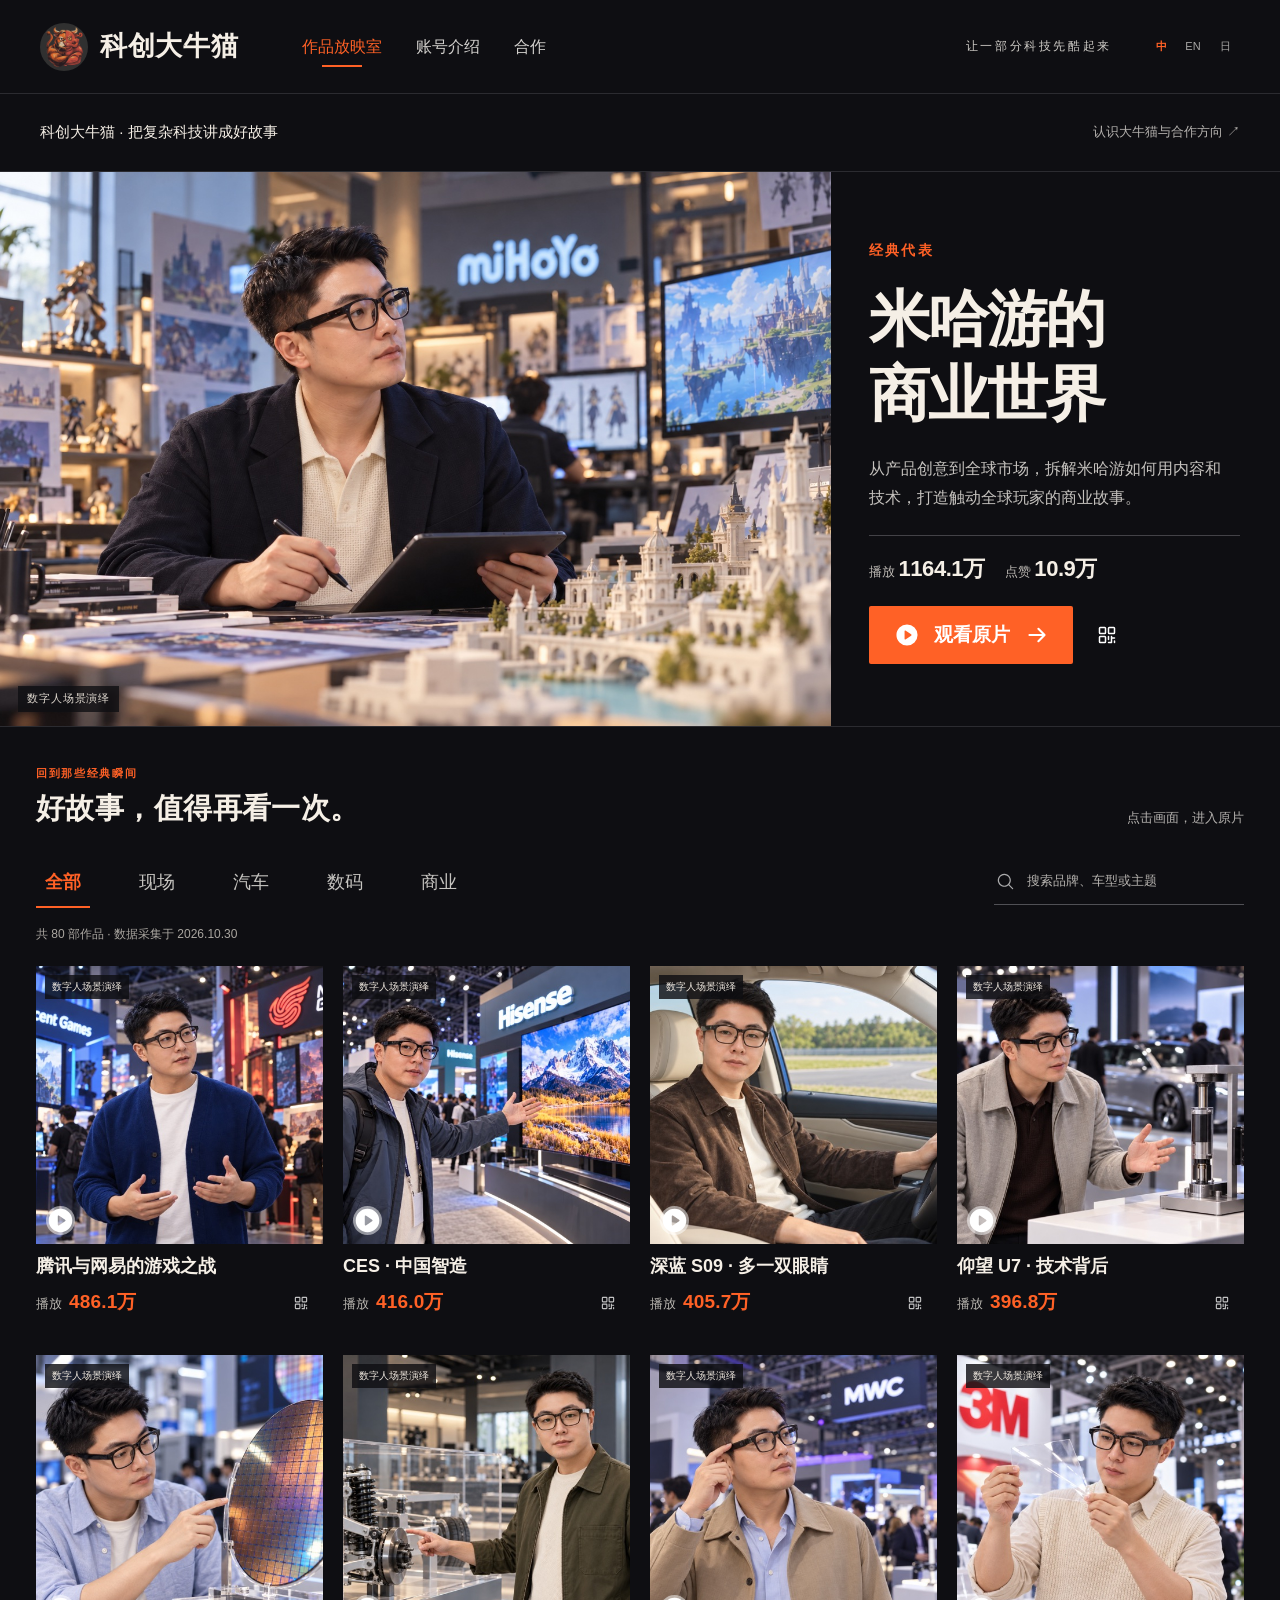
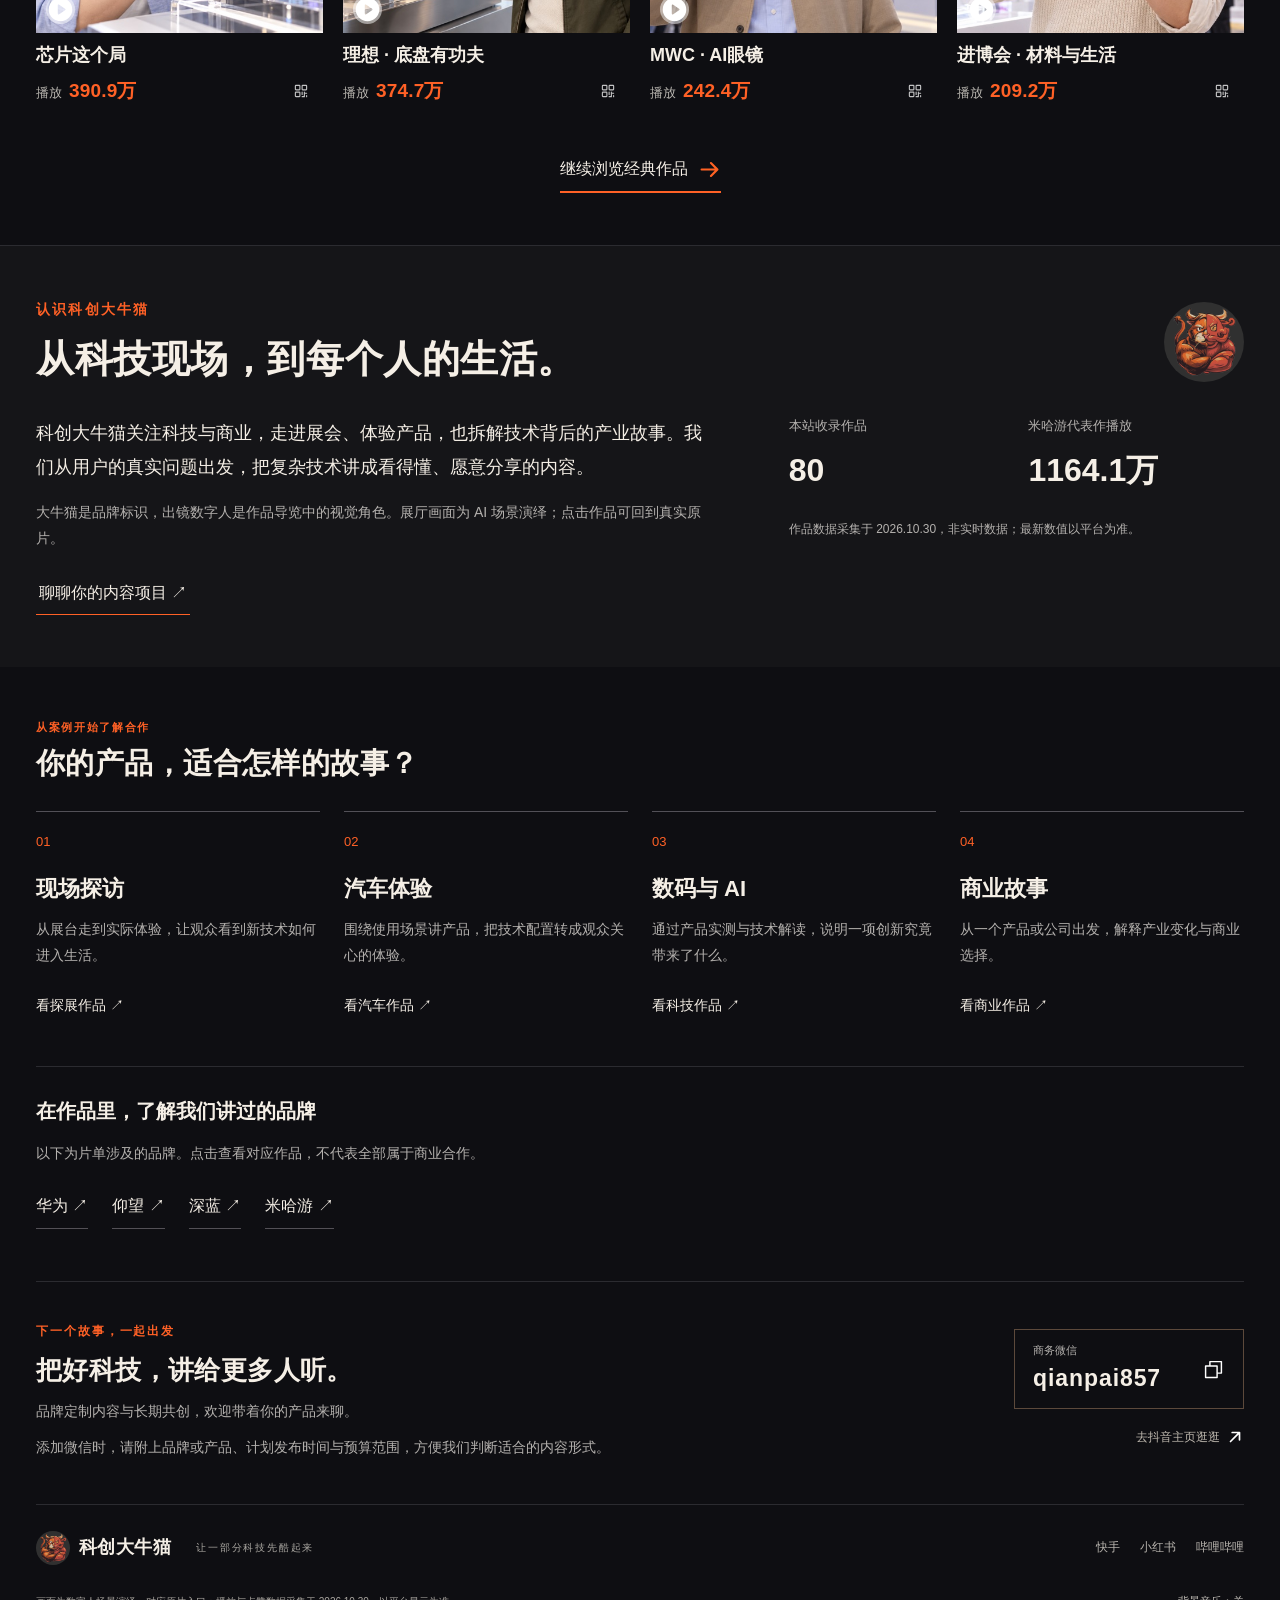
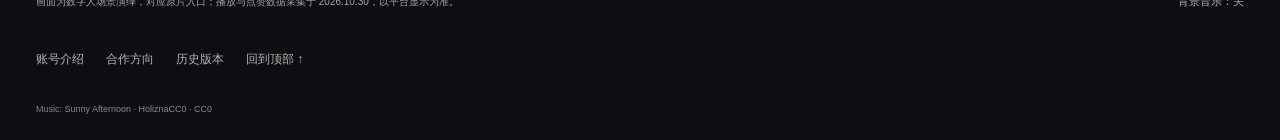
<file: index.html>
<!doctype html>
<html lang="zh-CN">
  <head>
    <meta charset="UTF-8" />
    <meta
      name="viewport"
      content="width=device-width, initial-scale=1, viewport-fit=cover"
    />
    <title>科创大牛猫 · 作品放映室</title>
    <meta
      name="description"
      content="走进科创大牛猫的作品放映室。用数字人重访科技现场，在经典瞬间里发现好故事。点击画面观看对应原片。商务微信：qianpai857。"
    />
    <meta name="theme-color" content="#0e0e12" />
    <link rel="canonical" href="https://emanon4.github.io/tech-bull-cat/" />
    <link rel="icon" type="image/png" href="assets/favicon.png" />
    <meta property="og:type" content="website" />
    <meta
      property="og:url"
      content="https://emanon4.github.io/tech-bull-cat/"
    />
    <meta property="og:title" content="科创大牛猫 · 作品放映室" />
    <meta
      property="og:description"
      content="让一部分科技先酷起来。数字人重访经典，点击画面观看原片。"
    />
    <meta
      property="og:image"
      content="https://emanon4.github.io/tech-bull-cat/assets/gallery/mihoyo-studio.jpg"
    />
    <meta name="twitter:card" content="summary_large_image" />
    <link
      rel="preload"
      as="image"
      href="assets/gallery/mihoyo-studio.jpg"
      imagesrcset="assets/gallery/mihoyo-studio-720.jpg 720w, assets/gallery/mihoyo-studio.jpg 1536w"
      imagesizes="(max-width: 760px) 100vw, 65vw"
    />
    <link rel="stylesheet" href="assets/style.css?v=20261030-unified" />
    <script defer src="assets/works-data.js?v=20261030-i18n2"></script>
    <script defer src="assets/main.js?v=20261030-unified"></script>
  </head>
  <body id="top">
    <a class="skip" href="#main" data-i18n="skip">跳到主内容</a>
    <header class="header">
      <a class="brand" href="#top" aria-label="科创大牛猫 首页"
        ><img src="assets/mascot128.png" width="48" height="48" alt="" /><span
          >科创大牛猫</span
        ></a
      >
      <button
        class="icon-button menu-toggle"
        id="menuToggle"
        type="button"
        aria-controls="mainNav"
        aria-expanded="false"
        aria-label="打开导航"
      >
        <img src="assets/icons/list.svg" width="24" height="24" alt="" />
      </button>
      <nav class="nav" id="mainNav" aria-label="主导航">
        <a class="active" href="#gallery" data-i18n="navGallery">作品放映室</a
        ><a href="#about" data-i18n="navProfile">账号介绍</a
        ><a href="#contact" data-i18n="navContact">合作</a>
      </nav>
      <p class="tagline" data-i18n="tagline">让一部分科技先酷起来</p>
      <div class="languages" role="group" aria-label="Language / 语言">
        <button
          type="button"
          data-lang="zh"
          aria-pressed="true"
          aria-label="中文"
        >
          中</button
        ><button
          type="button"
          data-lang="en"
          aria-pressed="false"
          aria-label="English"
        >
          EN</button
        ><button
          type="button"
          data-lang="ja"
          aria-pressed="false"
          aria-label="日本語"
        >
          日
        </button>
      </div>
    </header>
    <main id="main">
      <section class="site-intro" aria-label="科创大牛猫">
        <p data-i18n="intro">科创大牛猫 · 把复杂科技讲成好故事</p>
        <a href="#about" class="intro-link" data-i18n="introLink">认识大牛猫与合作方向 ↗</a>
      </section>
      <section class="feature" aria-labelledby="heroTitle">
        <a
          class="feature-art"
          id="heroArt"
          href="https://www.douyin.com/video/7292720570997722387"
          target="_self"
          rel="noopener noreferrer"
          aria-label="观看原片：米哈游的商业世界"
          ><img
            class="feature-photo"
            src="assets/gallery/mihoyo-studio.jpg"
            srcset="
              assets/gallery/mihoyo-studio-720.jpg  720w,
              assets/gallery/mihoyo-studio.jpg     1536w
            "
            sizes="(max-width: 760px) 100vw, 65vw"
            width="1536"
            height="1024"
            fetchpriority="high"
            alt="数字人身穿藏蓝西装和米白针织衫，在游戏创作工作室观察模型"
          /><span class="scene-label" data-i18n="sceneLabel"
            >数字人场景演绎</span
          ></a
        >
        <div class="feature-copy">
          <p class="eyebrow" data-i18n="heroEyebrow">经典代表</p>
          <h1 id="heroTitle">
            <span data-i18n="heroLine1">米哈游的</span><br /><span
              data-i18n="heroLine2"
              >商业世界</span
            >
          </h1>
          <p class="feature-description" data-i18n="heroDescription">
            从产品创意到全球市场，拆解米哈游如何用内容和技术，打造触动全球玩家的商业故事。
          </p>
          <div class="feature-metrics">
            <span
              ><span data-i18n="views">播放</span>
              <strong id="heroViews">1164.1万</strong></span
            ><span
              ><span data-i18n="likes">点赞</span>
              <strong id="heroLikes">10.9万</strong></span
            >
          </div>
          <div class="feature-actions">
            <a
              class="primary-button"
              href="https://www.douyin.com/video/7292720570997722387"
              target="_self"
              rel="noopener noreferrer"
              ><img
                src="assets/icons/play-circle.svg"
                width="26"
                height="26"
                alt="" /><span data-i18n="watch">观看原片</span
              ><img
                src="assets/icons/arrow-right.svg"
                width="22"
                height="22"
                alt="" /></a
            ><button
              class="icon-button hero-qr"
              type="button"
              data-qr="7292720570997722387"
              aria-label="打开米哈游原片二维码"
            >
              <img
                src="assets/icons/qr-code.svg"
                width="24"
                height="24"
                alt=""
              />
            </button>
          </div>
        </div>
      </section>
      <section
        class="gallery section"
        id="gallery"
        aria-labelledby="galleryTitle"
      >
        <div class="section-heading">
          <div>
            <p class="eyebrow" data-i18n="galleryEyebrow">回到那些经典瞬间</p>
            <h2 id="galleryTitle" data-i18n="galleryTitle">
              好故事，值得再看一次。
            </h2>
          </div>
          <p class="section-hint" data-i18n="galleryHint">点击画面，进入原片</p>
        </div>
        <div class="gallery-tools">
          <div class="filters" role="group" aria-label="作品分类">
            <button
              type="button"
              data-filter="all"
              aria-pressed="true"
              data-i18n="filterAll"
            >
              全部</button
            ><button
              type="button"
              data-filter="field"
              aria-pressed="false"
              data-i18n="filterField"
            >
              现场</button
            ><button
              type="button"
              data-filter="cars"
              aria-pressed="false"
              data-i18n="filterCars"
            >
              汽车</button
            ><button
              type="button"
              data-filter="digital"
              aria-pressed="false"
              data-i18n="filterDigital"
            >
              数码</button
            ><button
              type="button"
              data-filter="business"
              aria-pressed="false"
              data-i18n="filterBusiness"
            >
              商业
            </button>
          </div>
          <label class="search"
            ><img
              src="assets/icons/magnifying-glass.svg"
              width="19"
              height="19"
              alt="" /><span class="sr-only" data-i18n="searchLabel"
              >搜索作品</span
            ><input
              id="searchInput"
              type="search"
              placeholder="搜索品牌、车型或主题"
              autocomplete="off"
          /></label>
        </div>
        <p
          class="result-status"
          id="resultStatus"
          role="status"
          aria-live="polite"
        ></p>
        <div class="gallery-grid" id="galleryGrid"></div>
        <div class="empty-state" id="emptyState" hidden>
          <h3 data-i18n="emptyTitle">还没有找到这段故事</h3>
          <p data-i18n="emptyText">换个关键词，或回到全部作品看看。</p>
          <button
            class="text-button"
            id="resetFilters"
            type="button"
            data-i18n="reset"
          >
            查看全部作品
          </button>
        </div>
        <button
          class="explore-button"
          id="exploreButton"
          type="button"
          aria-controls="archive"
          aria-expanded="false"
        >
          <span data-i18n="explore">继续浏览经典作品</span
          ><img
            src="assets/icons/arrow-right.svg"
            width="23"
            height="23"
            alt=""
          />
        </button>
        <section
          class="archive"
          id="archive"
          aria-labelledby="archiveTitle"
          hidden
        >
          <div class="archive-heading">
            <div>
              <p class="eyebrow" data-i18n="archiveEyebrow">
                更多值得回看的作品
              </p>
              <h3 id="archiveTitle" data-i18n="archiveTitle">经典片单</h3>
            </div>
            <label class="sort"
              ><span class="sr-only" data-i18n="sortLabel">作品排序</span
              ><select id="sortSelect">
                <option value="curated" data-i18n="sortCurated">
                  策展顺序
                </option>
                <option value="plays" data-i18n="sortPlays">
                  播放量从高到低
                </option>
                <option value="likes" data-i18n="sortLikes">
                  点赞从高到低
                </option>
              </select></label
            >
          </div>
          <div class="archive-list" id="archiveList"></div>
          <button
            class="text-button load-more"
            id="loadMore"
            type="button"
            data-i18n="loadMore"
          >
            再看 12 部
          </button>
        </section>
        <noscript
          ><p>
            开启 JavaScript 浏览完整片单，或<a
              href="https://www.douyin.com/user/MS4wLjABAAAAuiQPSt1dmEFPGlYPgRWG032GF7F1-8LV4pWbPKtOFdI"
              target="_blank"
              rel="noopener noreferrer"
              >前往抖音主页观看全部作品</a
            >。
          </p></noscript
        >
      </section>
      <section class="about-section section" id="about" aria-labelledby="aboutTitle">
        <div class="about-heading"><div><p class="eyebrow" data-i18n="aboutEyebrow">认识科创大牛猫</p><h2 id="aboutTitle" data-i18n="aboutTitle">从科技现场，到每个人的生活。</h2></div><img src="assets/mascot128.png" width="80" height="80" alt="科创大牛猫品牌形象" loading="lazy"></div>
        <div class="about-columns"><div><p class="about-lead" data-i18n="aboutBody">科创大牛猫关注科技与商业，走进展会、体验产品，也拆解技术背后的产业故事。我们从用户的真实问题出发，把复杂技术讲成看得懂、愿意分享的内容。</p><p class="muted" data-i18n="personaNote">大牛猫是品牌标识，出镜数字人是作品导览中的视觉角色。展厅画面为 AI 场景演绎；点击作品可回到真实原片。</p><a class="text-button" href="#contact" data-i18n="aboutCta">聊聊你的内容项目 ↗</a></div>
        <div class="profile-facts"><dl><div><dt data-i18n="factWorks">本站收录作品</dt><dd id="collectedCount">80</dd></div></dl><dl><div><dt data-i18n="factReach">米哈游代表作播放</dt><dd id="profileViews">1164.1万</dd></div></dl><p data-i18n="factNote">作品数据采集于 2026.10.30，非实时数据；最新数值以平台为准。</p></div></div>
      </section>
      <section class="services section" id="services" aria-labelledby="servicesTitle">
        <div class="section-heading"><div><p class="eyebrow" data-i18n="servicesEyebrow">从案例开始了解合作</p><h2 id="servicesTitle" data-i18n="servicesTitle">你的产品，适合怎样的故事？</h2></div></div>
        <div class="service-grid">
          <a class="service-card" href="?category=field#gallery" data-category-link="field"><span class="service-number">01</span><h3 data-i18n="serviceField">现场探访</h3><p data-i18n="serviceFieldText">从展台走到实际体验，让观众看到新技术如何进入生活。</p><span class="service-link" data-i18n="serviceFieldLink">看探展作品 ↗</span></a>
          <a class="service-card" href="?category=cars#gallery" data-category-link="cars"><span class="service-number">02</span><h3 data-i18n="serviceCars">汽车体验</h3><p data-i18n="serviceCarsText">围绕使用场景讲产品，把技术配置转成观众关心的体验。</p><span class="service-link" data-i18n="serviceCarsLink">看汽车作品 ↗</span></a>
          <a class="service-card" href="?category=digital#gallery" data-category-link="digital"><span class="service-number">03</span><h3 data-i18n="serviceDigital">数码与 AI</h3><p data-i18n="serviceDigitalText">通过产品实测与技术解读，说明一项创新究竟带来了什么。</p><span class="service-link" data-i18n="serviceDigitalLink">看科技作品 ↗</span></a>
          <a class="service-card" href="?category=business#gallery" data-category-link="business"><span class="service-number">04</span><h3 data-i18n="serviceBusiness">商业故事</h3><p data-i18n="serviceBusinessText">从一个产品或公司出发，解释产业变化与商业选择。</p><span class="service-link" data-i18n="serviceBusinessLink">看商业作品 ↗</span></a>
        </div>
        <div class="brand-context" id="brands"><h3 data-i18n="brandsTitle">在作品里，了解我们讲过的品牌</h3><p class="muted" data-i18n="brandsNote">以下为片单涉及的品牌。点击查看对应作品，不代表全部属于商业合作。</p><div class="brand-links"><a href="?q=华为#gallery" data-i18n="brandHuawei">华为 ↗</a><a href="?q=仰望#gallery" data-i18n="brandYangwang">仰望 ↗</a><a href="?q=深蓝#gallery" data-i18n="brandDeepal">深蓝 ↗</a><a href="?q=米哈游#gallery" data-i18n="brandMihoyo">米哈游 ↗</a></div></div>
      </section>
      <section
        class="contact section"
        id="contact"
        aria-labelledby="contactTitle"
      >
        <div>
          <p class="eyebrow" data-i18n="contactEyebrow">下一个故事，一起出发</p>
          <h2 id="contactTitle" data-i18n="contactTitle">
            把好科技，讲给更多人听。
          </h2>
          <p data-i18n="contactText">品牌定制内容与长期共创，欢迎带着你的产品来聊。</p><p class="contact-brief" data-i18n="contactBrief">添加微信时，请附上品牌或产品、计划发布时间与预算范围，方便我们判断适合的内容形式。</p>
        </div>
        <div class="contact-actions">
          <button class="contact-button" id="copyContact" type="button">
            <span
              ><small data-i18n="wechat">商务微信</small
              ><strong>qianpai857</strong></span
            ><img
              src="assets/icons/copy.svg"
              width="23"
              height="23"
              alt=""
            /><span class="sr-only" data-i18n="copy">复制微信号</span></button
          ><a
            class="profile-link"
            href="https://www.douyin.com/user/MS4wLjABAAAAuiQPSt1dmEFPGlYPgRWG032GF7F1-8LV4pWbPKtOFdI"
            target="_blank"
            rel="noopener noreferrer"
            ><span data-i18n="profile">去抖音主页逛逛</span
            ><img
              src="assets/icons/arrow-up-right.svg"
              width="18"
              height="18"
              alt=""
          /></a>
        </div>
      </section>
    </main>
    <footer class="footer section">
      <div class="footer-top">
        <a class="brand brand-small" href="#top"
          ><img src="assets/mascot128.png" width="34" height="34" alt="" /><span
            >科创大牛猫</span
          ></a
        >
        <p data-i18n="tagline">让一部分科技先酷起来</p>
        <div class="platforms" id="follow">
          <a
            href="https://www.kuaishou.com/profile/3xjujmy5s7rjd3u"
            target="_blank"
            rel="noopener noreferrer"
            data-i18n="kuaishou"
            >快手</a
          ><a
            href="https://www.xiaohongshu.com/user/profile/5be12ed373b00b00019720ae"
            target="_blank"
            rel="noopener noreferrer"
            data-i18n="rednote"
            >小红书</a
          ><a
            href="https://space.bilibili.com/385938457"
            target="_blank"
            rel="noopener noreferrer"
            data-i18n="bilibili"
            >哔哩哔哩</a
          >
        </div>
      </div>
      <div class="footer-bottom">
        <p data-i18n="sourceNote">
          画面为数字人场景演绎，对应原片入口；播放与点赞数据采集于
          2026.10.30，以平台显示为准。
        </p>
        <button
          class="music-button"
          id="musicButton"
          type="button"
          aria-pressed="false"
          data-i18n="musicOff"
        >
          背景音乐：关
        </button>
      </div>
      <div class="footer-links"><a href="#about" data-i18n="navProfile">账号介绍</a><a href="#services" data-i18n="servicesNav">合作方向</a><a href="legacy.html" data-i18n="legacyLink">历史版本</a><a href="#top" data-i18n="backTop">回到顶部 ↑</a></div><p class="music-credit">Music: Sunny Afternoon · HoliznaCC0 · CC0</p>
    </footer>
    <audio id="audio" loop preload="none" src="assets/bgm.mp3"></audio>
    <dialog
      id="qrDialog"
      aria-labelledby="qrTitle"
      aria-describedby="qrDescription"
    >
      <button
        class="icon-button dialog-close"
        id="closeDialog"
        type="button"
        aria-label="关闭二维码"
      >
        <img src="assets/icons/x.svg" width="23" height="23" alt="" />
      </button>
      <p class="eyebrow" data-i18n="qrEyebrow">继续观看</p>
      <h2 id="qrTitle"></h2>
      <img
        class="qr-image"
        id="qrImage"
        width="264"
        height="264"
        alt="该作品的抖音二维码"
      />
      <p id="qrDescription" data-i18n="qrDescription">
        扫码或在微信中长按识别二维码，观看对应原片。
      </p>
      <a
        class="primary-button"
        id="qrOriginalLink"
        target="_self"
        rel="noopener noreferrer"
        data-i18n="watch"
        >观看原片</a
      >
    </dialog>
    <div class="toast" id="toast" role="status" aria-live="polite" hidden></div>
  </body>
</html>
</file>
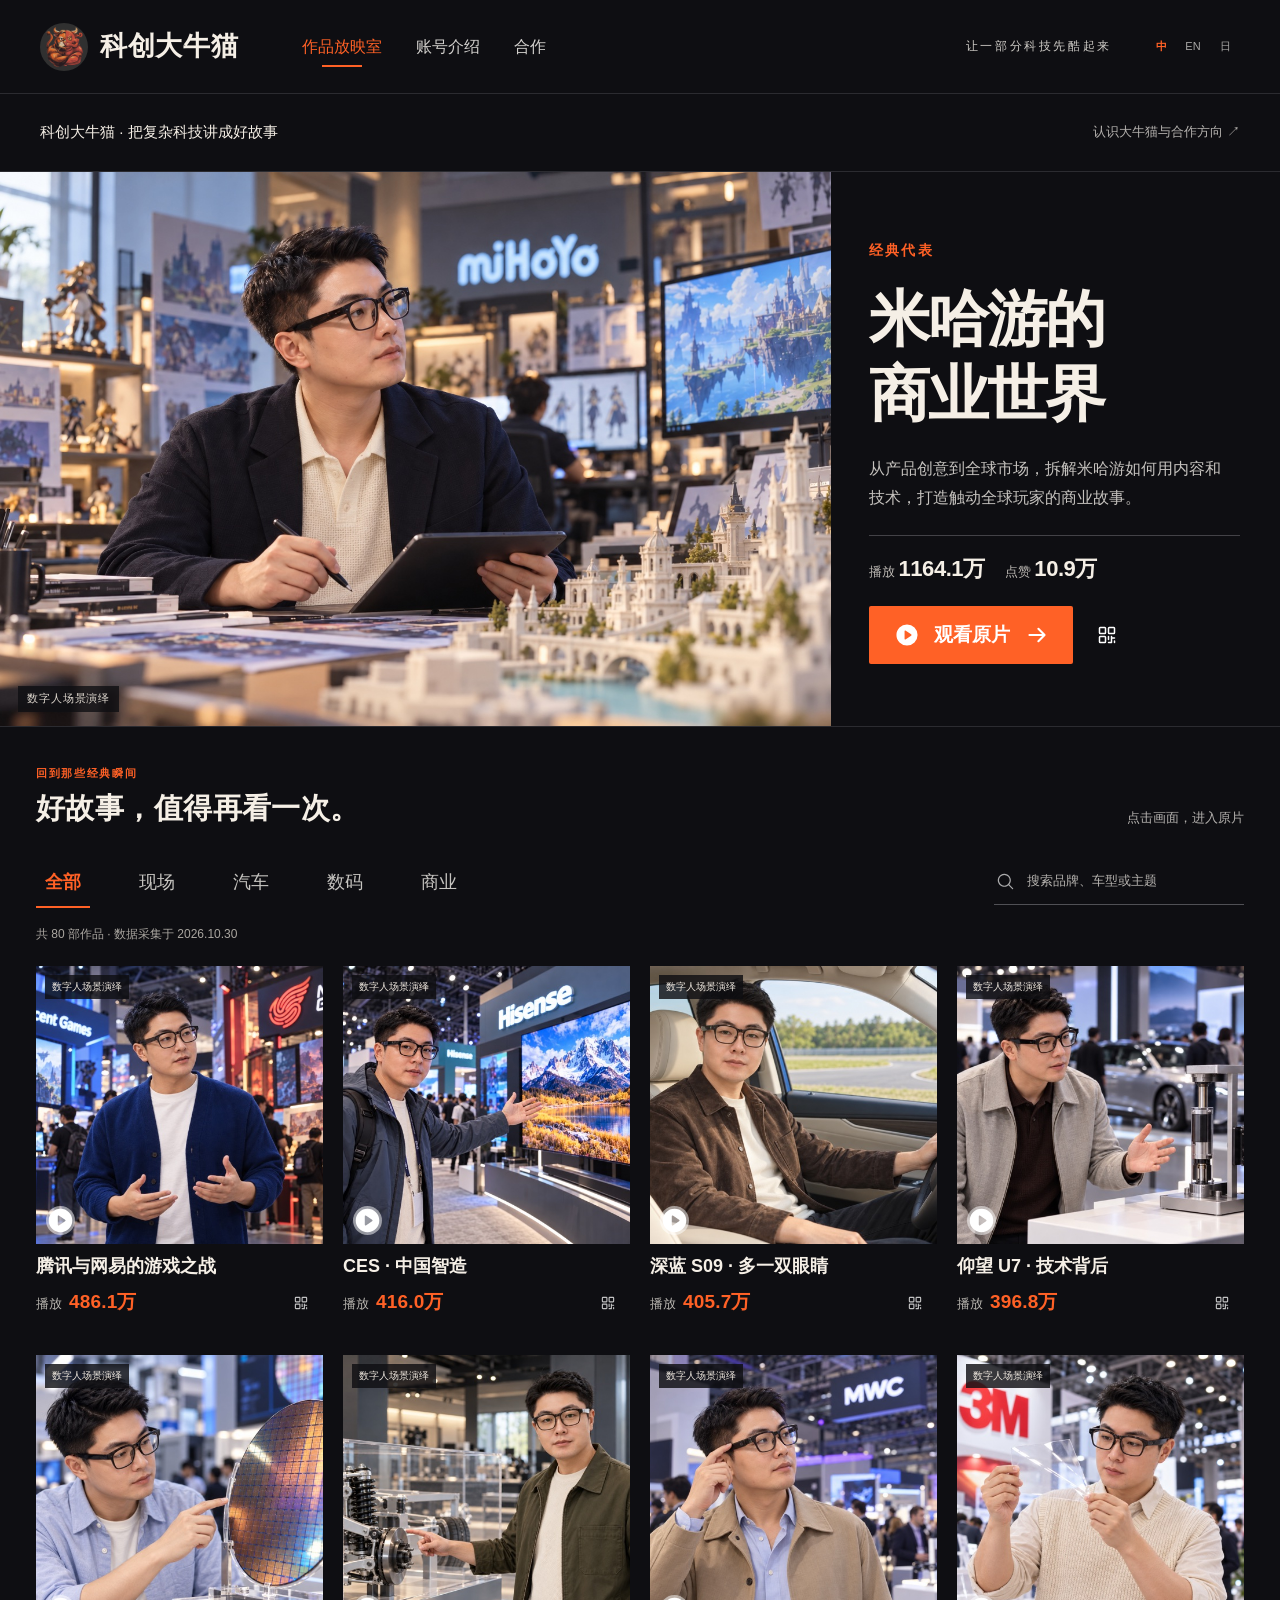
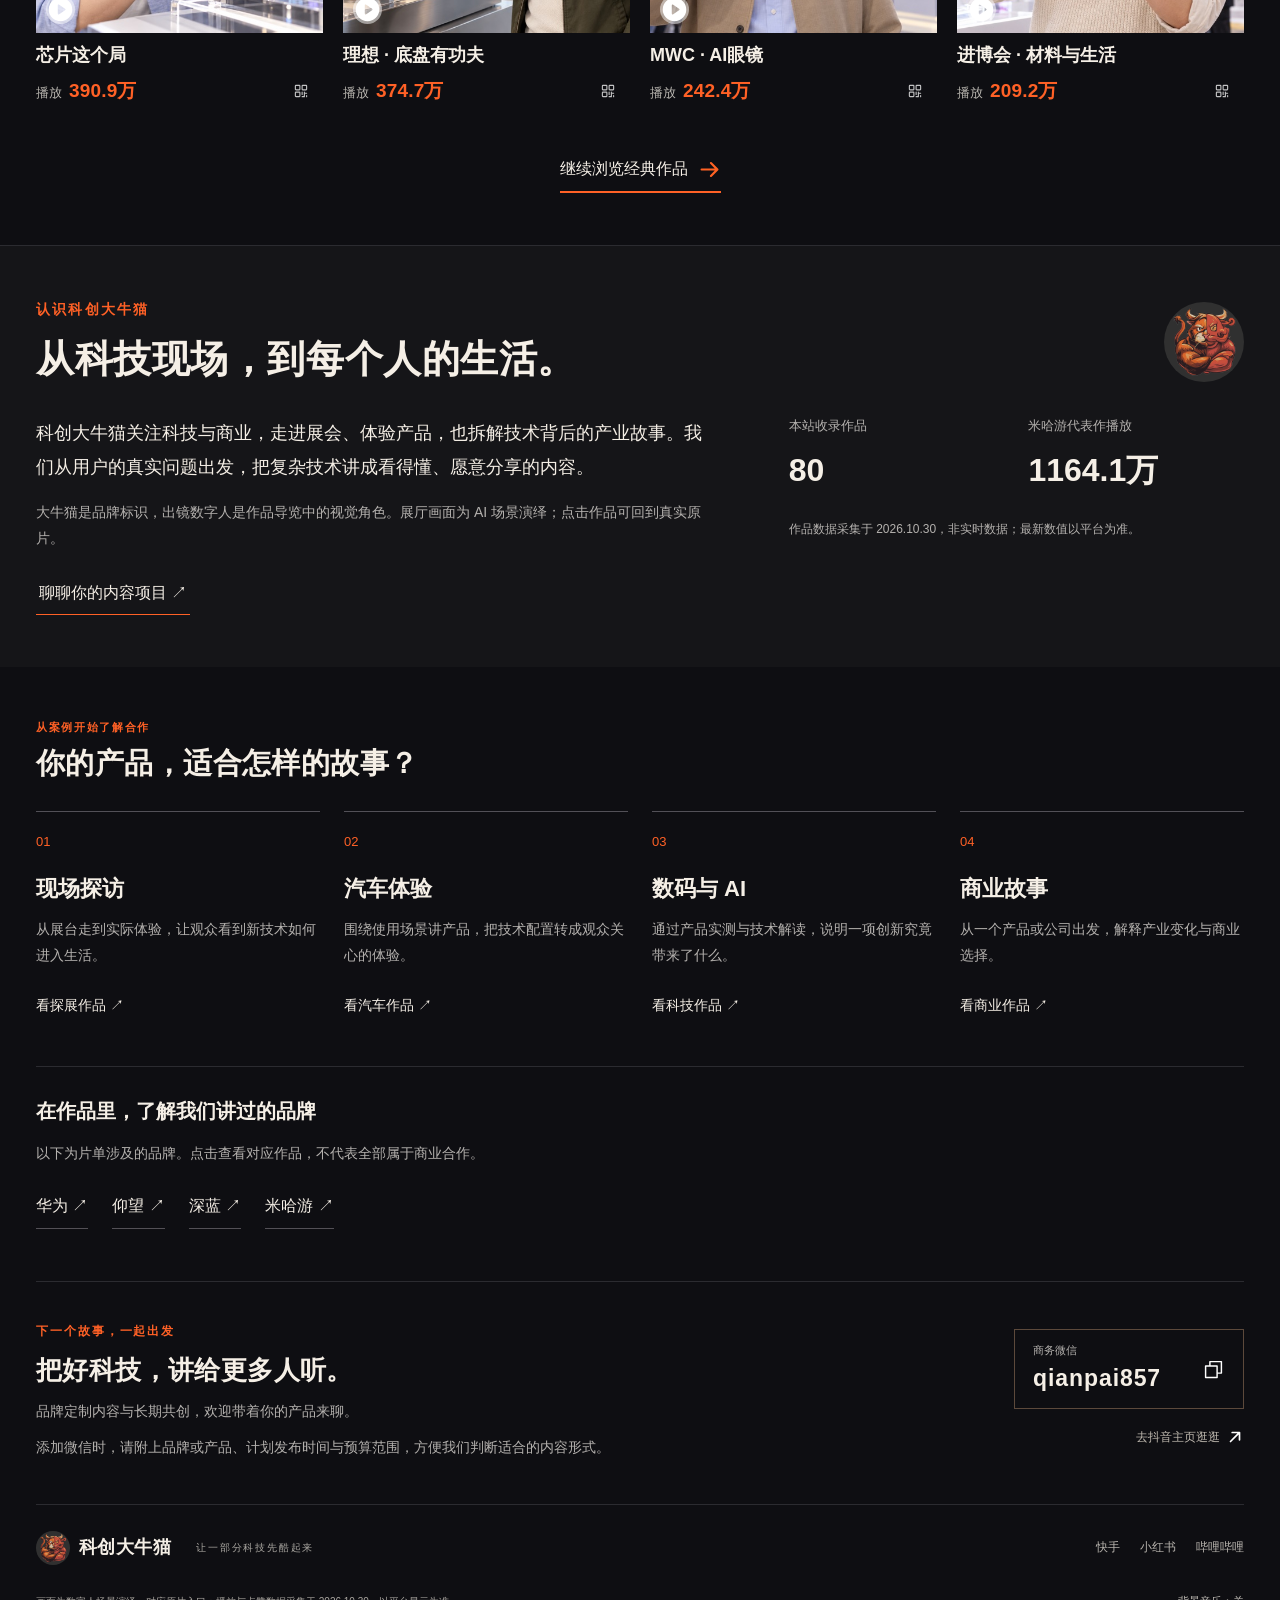
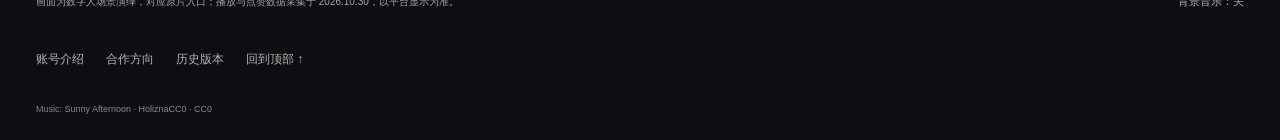
<file: about.html>
<!doctype html>
<html lang="zh-CN"><head><meta charset="utf-8"><meta name="viewport" content="width=device-width,initial-scale=1"><title>科创大牛猫 · 账号介绍</title><link rel="canonical" href="https://emanon4.github.io/tech-bull-cat/#about"><link rel="stylesheet" href="assets/style.css?v=20261030-unified"><script>
const sections={top:'about',stats:'about',about:'about',content:'services',works:'gallery',value:'services',brands:'brands',follow:'follow',contact:'contact'};
location.replace('./'+location.search+'#'+(sections[location.hash.slice(1)]||'about'));
</script></head><body><main class="section"><h1>科创大牛猫</h1><p>账号介绍已融入官网。</p><a class="text-button" href="./#about">查看账号介绍</a> <a class="text-button" href="./#contact">商务合作</a> <a class="text-button" href="legacy.html">历史版本</a></main></body></html>
</file>
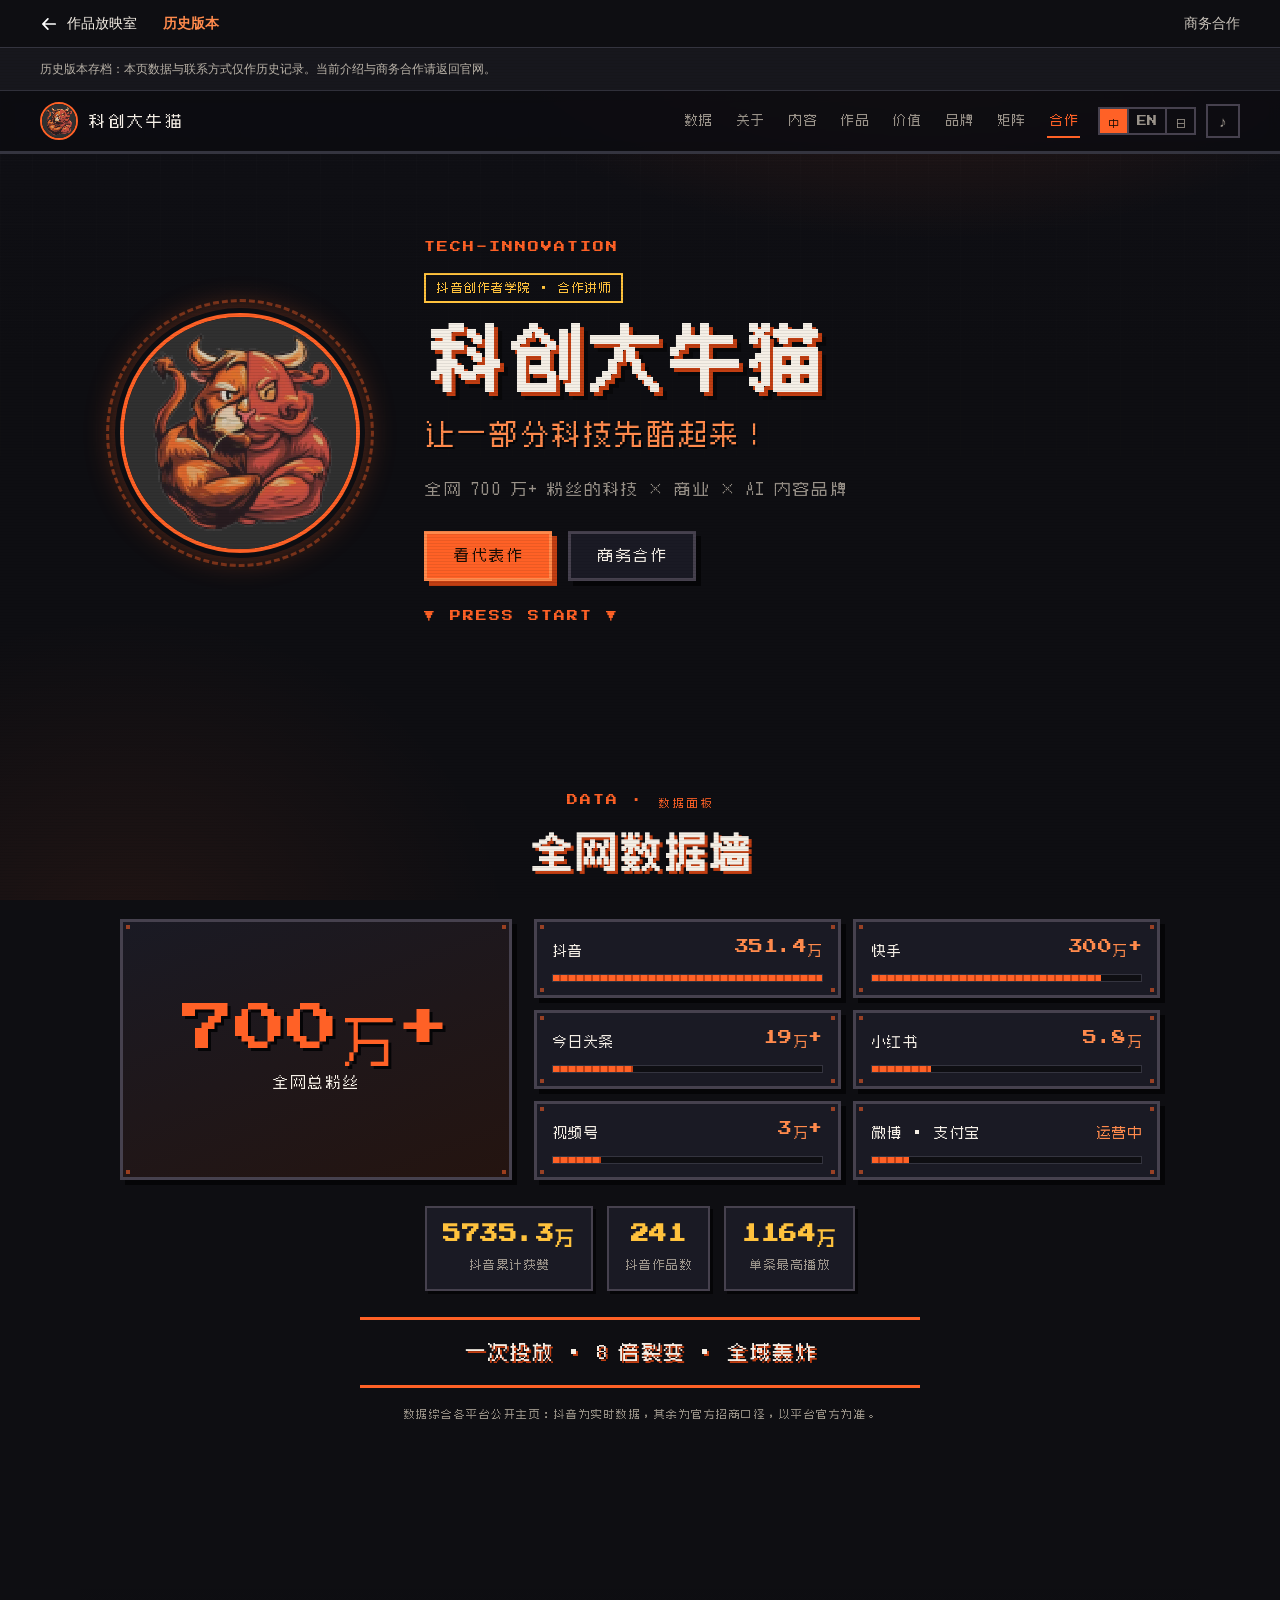
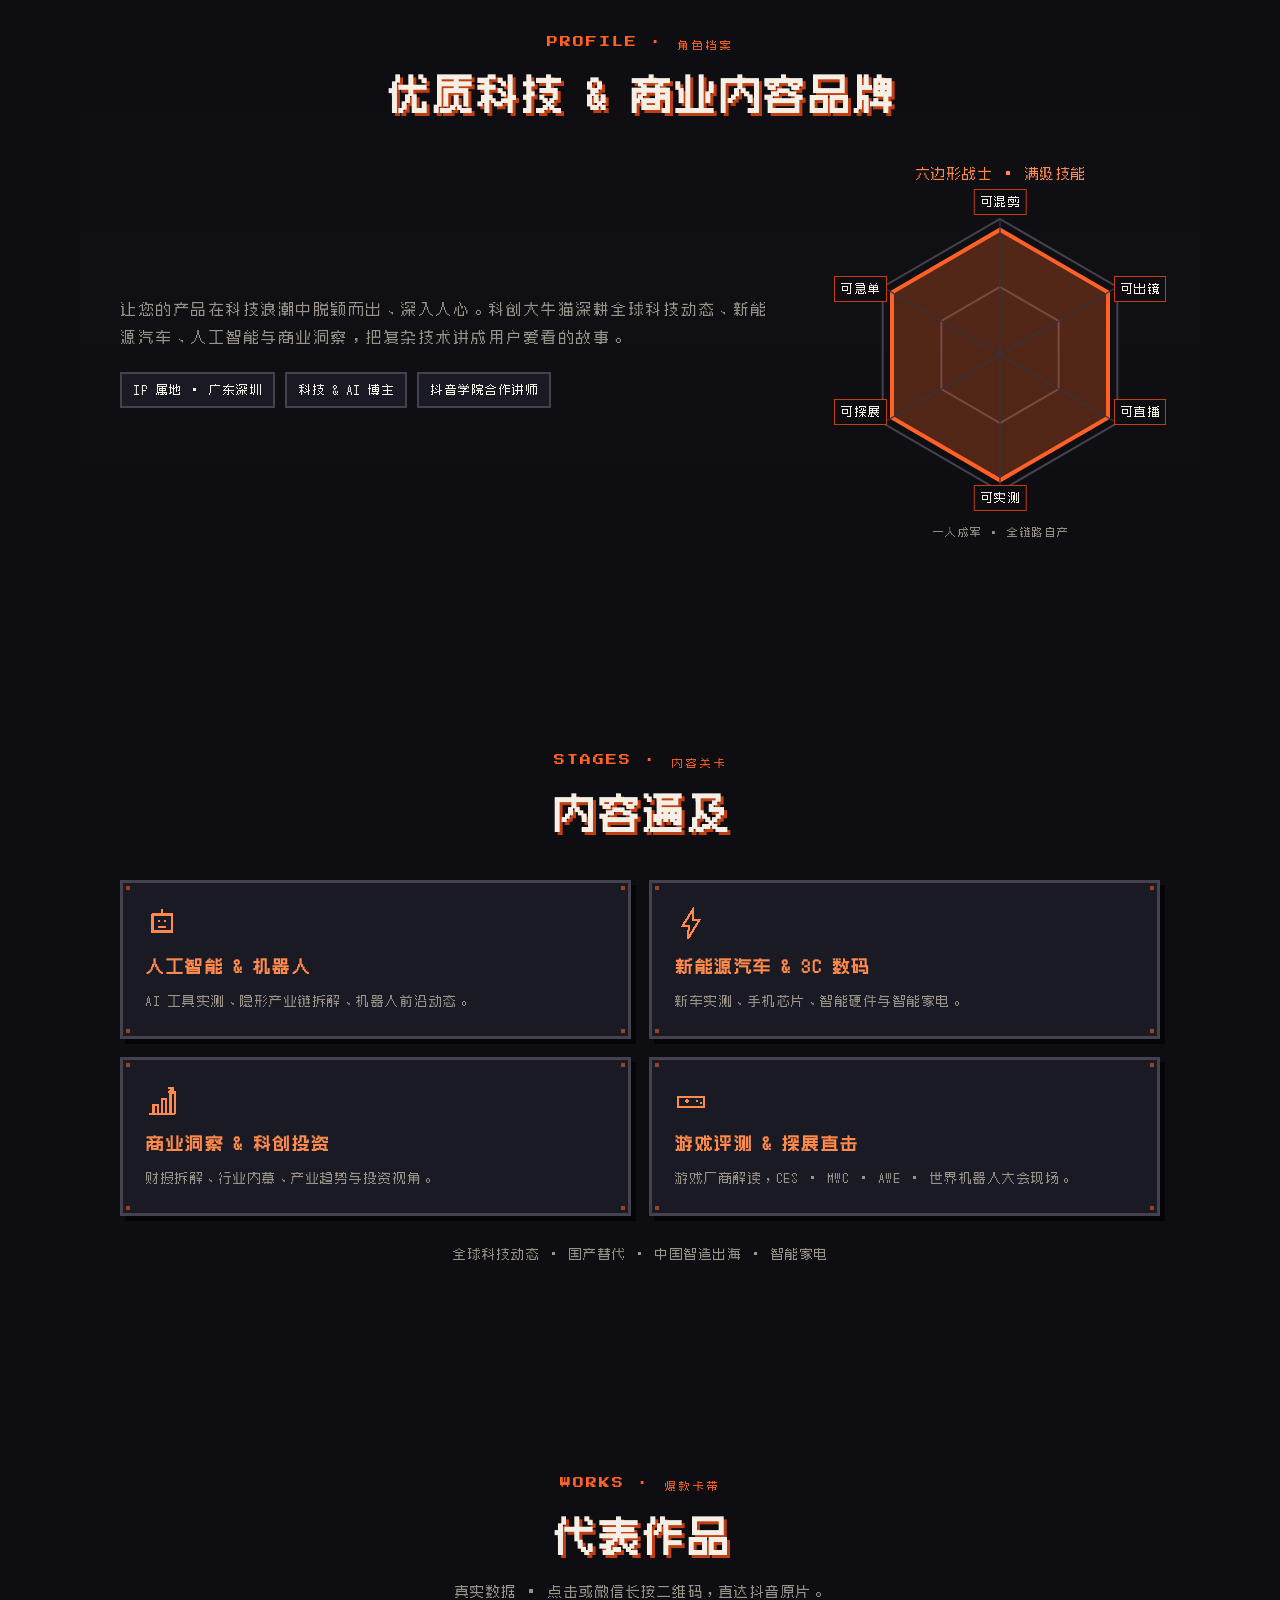
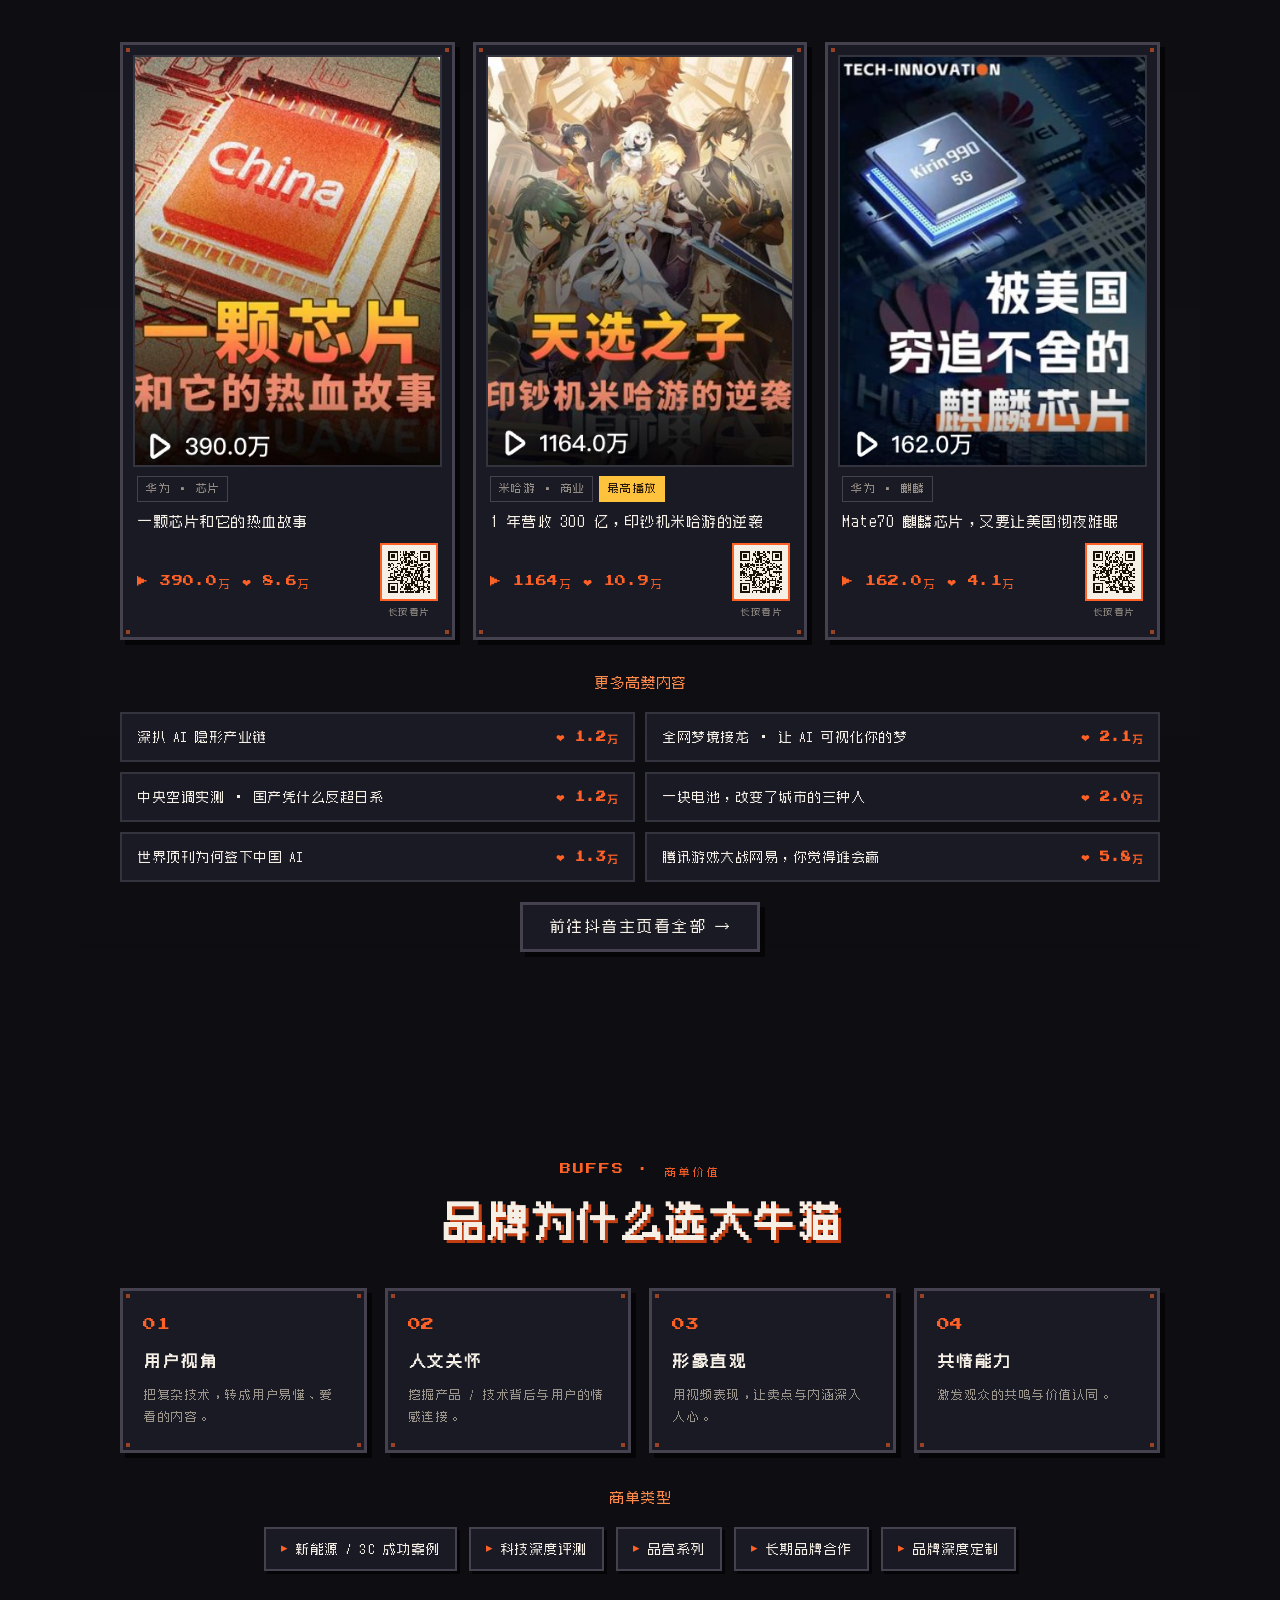
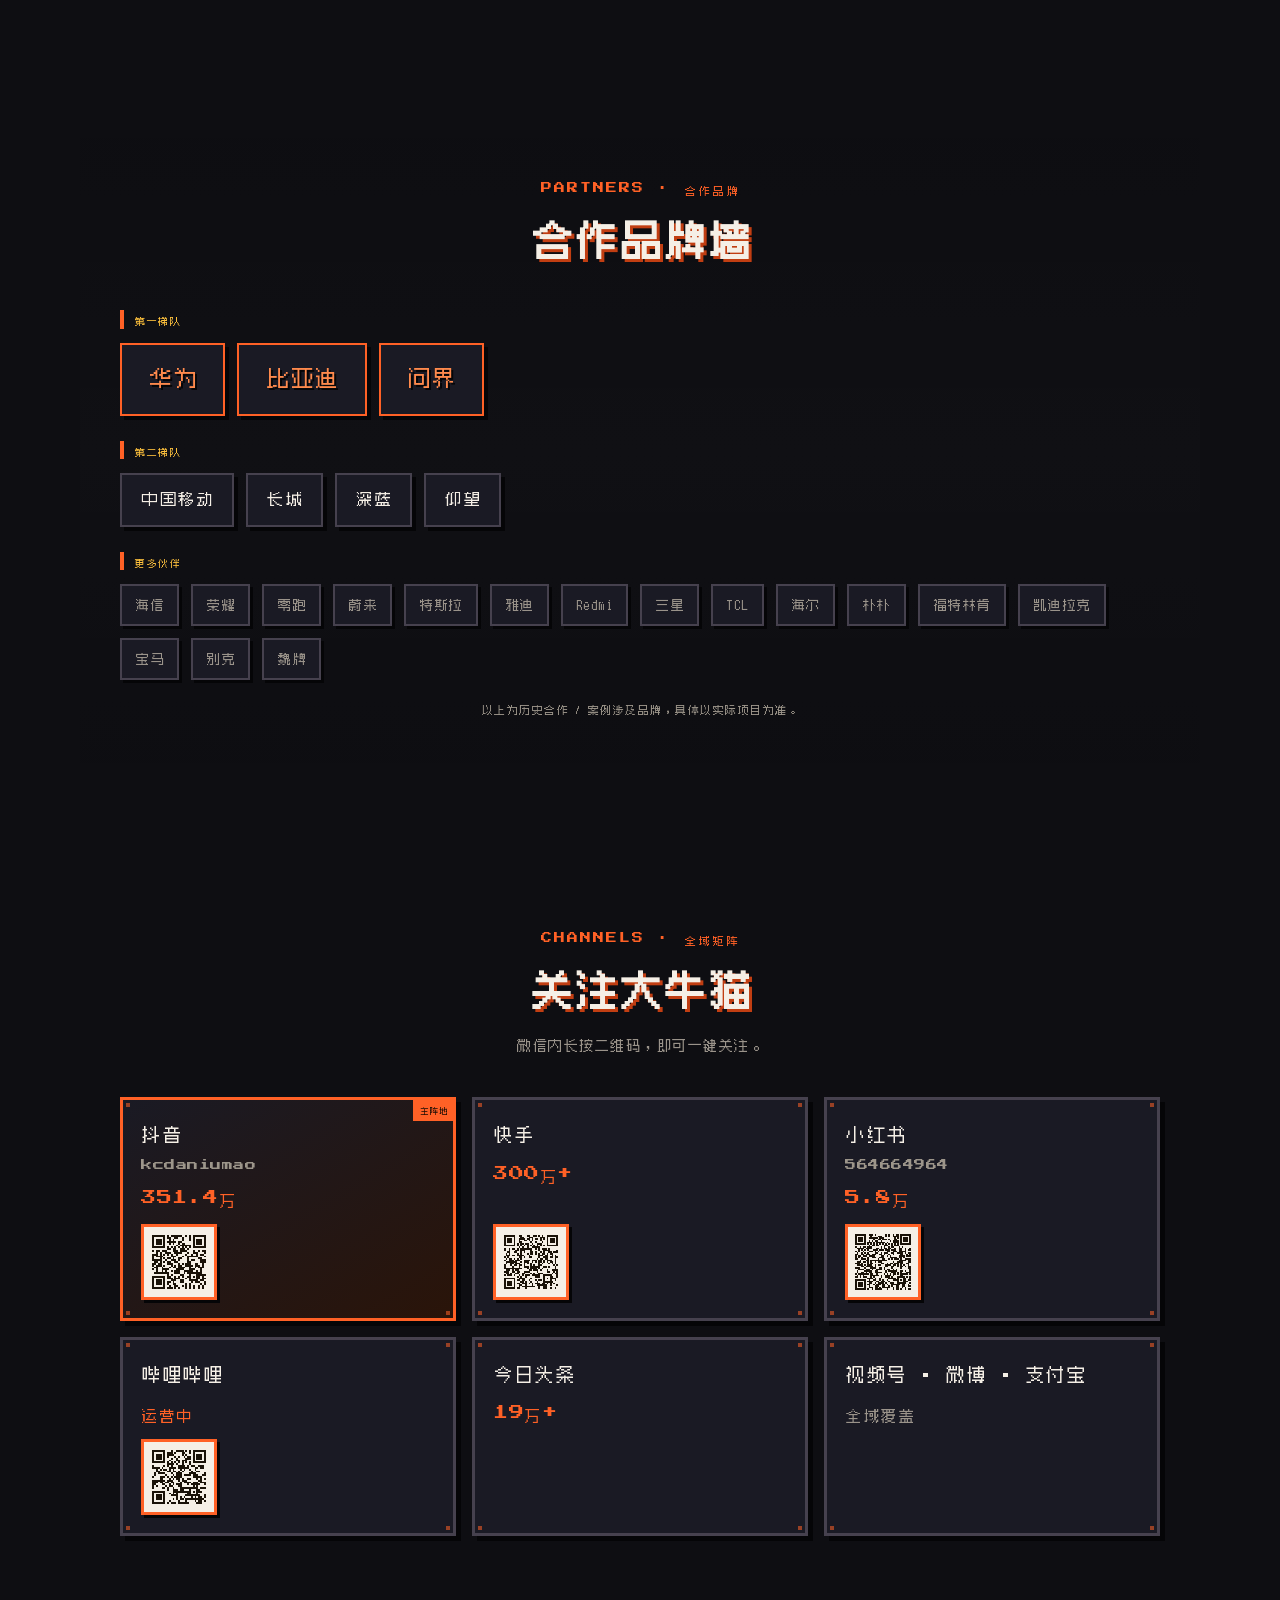
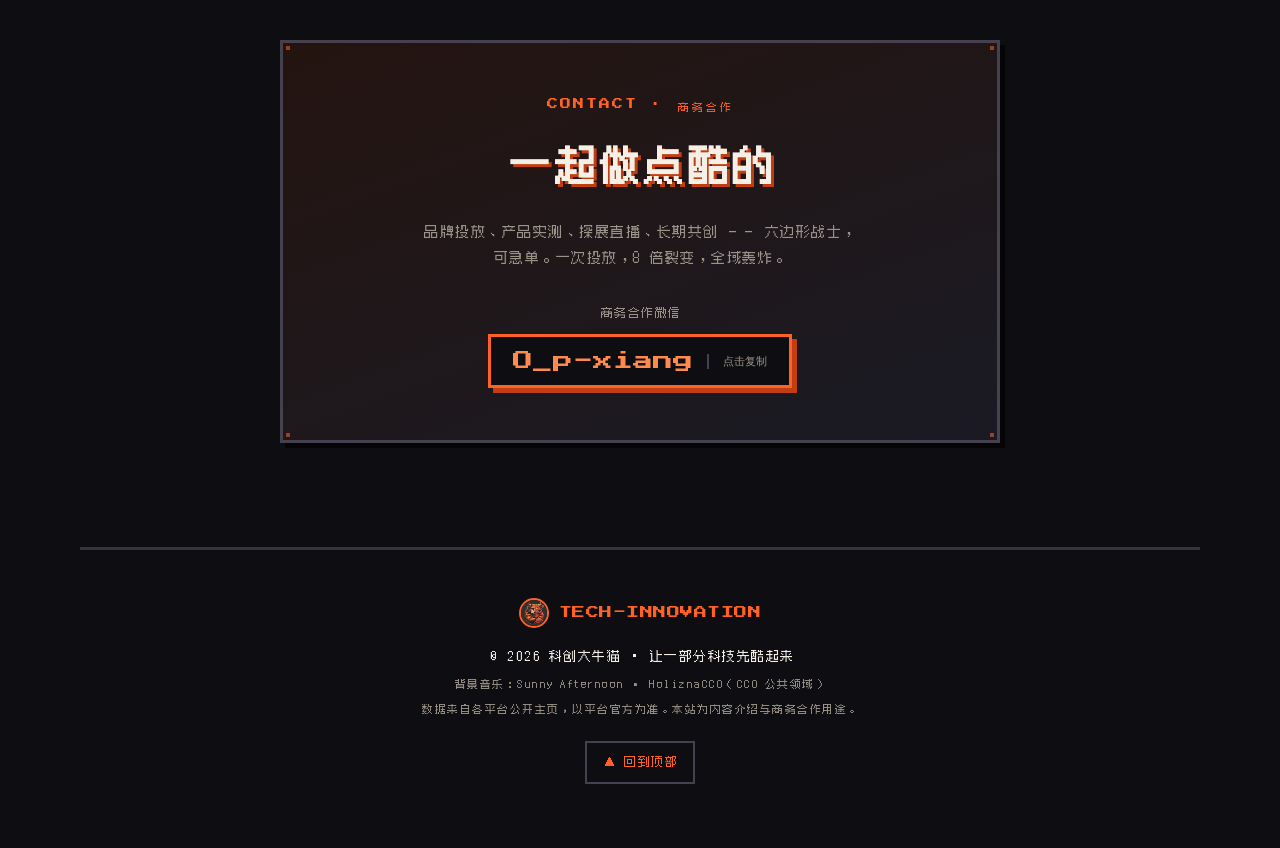
<file: legacy.html>
<!DOCTYPE html>
<html lang="zh">
<head>
<meta charset="UTF-8">
<meta name="viewport" content="width=device-width, initial-scale=1.0, viewport-fit=cover">
<meta name="robots" content="noindex, follow" />
<title>科创大牛猫 · 账号介绍</title>
<meta name="description" content="科创大牛猫 · 全网 700 万+ 粉丝的科技 × 商业 × AI 内容品牌。抖音创作者学院合作讲师，深耕 AI、新能源汽车、3C 数码、商业洞察与探展直击。品牌合作 vx：O_p-xiang。">
<meta name="theme-color" content="#0E0E12">
<link rel="icon" type="image/png" href="assets/favicon.png?v=2">
<!-- 建议后续另备 1200×630 横图作 og:image / twitter:image -->
<meta property="og:type" content="website">
<meta property="og:url" content="https://emanon4.github.io/tech-bull-cat/legacy.html">
<meta property="og:title" content="科创大牛猫 · 让一部分科技先酷起来">
<meta property="og:description" content="全网 700 万+ 粉丝的科技 × 商业 × AI 内容品牌。一次投放，8 倍裂变，全域轰炸。">
<meta property="og:image" content="https://emanon4.github.io/tech-bull-cat/assets/mascot128.png?v=2">
<meta name="twitter:card" content="summary">
<link rel="preconnect" href="https://fonts.googleapis.com">
<link rel="preconnect" href="https://fonts.gstatic.com" crossorigin>
<link href="https://fonts.googleapis.com/css2?family=Press+Start+2P&display=swap" rel="stylesheet">
<link rel="stylesheet" href="assets/legacy-style.css?v=20261030">
<link rel="canonical" href="https://emanon4.github.io/tech-bull-cat/legacy.html">
<link rel="stylesheet" href="assets/about-bridge.css?v=20261030">
</head>
<body>
<nav class="site-switch" aria-label="网站栏目">
  <a class="site-switch__back" href="./#gallery"><img src="assets/icons/arrow-right.svg" width="18" height="18" alt=""><span data-site-i18n="gallery">作品放映室</span></a>
  <span class="site-switch__current" aria-current="page" data-site-i18n="profile">历史版本</span>
  <a class="site-switch__contact" href="./#contact" data-site-i18n="contact">商务合作</a>
</nav>
<aside class="site-archive-note"><p data-site-i18n="note">历史版本存档：本页数据与联系方式仅作历史记录。当前介绍与商务合作请返回官网。</p></aside>

<a class="skip" href="#main" data-i18n="a11y.skip">跳到主内容</a>
<div class="crt" aria-hidden="true"></div>
<div class="grid-bg" aria-hidden="true"></div>

<!-- ============ NAV ============ -->
<header class="nav" id="top">
  <a class="nav__brand" href="#top" aria-label="科创大牛猫">
    <img class="nav__avatar" src="assets/mascot.png?v=2" alt="" width="40" height="40">
    <span class="nav__name" data-i18n="brand.name">科创大牛猫</span>
  </a>
  <nav class="nav__links" aria-label="主导航">
    <a href="#stats" data-i18n="nav.stats">数据</a>
    <a href="#about" data-i18n="nav.about">关于</a>
    <a href="#content" data-i18n="nav.content">内容</a>
    <a href="#works" data-i18n="nav.works">作品</a>
    <a href="#value" data-i18n="nav.value">价值</a>
    <a href="#brands" data-i18n="nav.brands">品牌</a>
    <a href="#follow" data-i18n="nav.follow">矩阵</a>
    <a href="#contact" data-i18n="nav.contact">合作</a>
  </nav>
  <div class="nav__tools">
    <div class="lang" role="group" aria-label="Language / 语言">
      <button data-lang="zh" class="is-active" type="button" lang="zh" aria-pressed="true" aria-label="中文">中</button>
      <button data-lang="en" type="button" lang="en" aria-pressed="false" aria-label="English">EN</button>
      <button data-lang="ja" type="button" lang="ja" aria-pressed="false" aria-label="日本語">日</button>
    </div>
    <button class="bgm" id="bgm" type="button" aria-pressed="false" aria-label="背景音乐开关">
      <span class="bgm__ico" aria-hidden="true">♪</span>
    </button>
  </div>
</header>

<main id="main">

  <!-- ============ HERO ============ -->
  <section class="hero">
    <div class="hero__inner">
      <div class="hero__art">
        <div class="mascot">
          <img src="assets/mascot128.png?v=2" alt="科创大牛猫 —— 半猫半牛的像素吉祥物" width="220" height="220">
          <span class="mascot__ring" aria-hidden="true"></span>
        </div>
      </div>
      <div class="hero__copy">
        <p class="eyebrow" data-i18n="hero.eyebrow">TECH-INNOVATION</p>
        <span class="badge" data-i18n="hero.badge">抖音创作者学院 · 合作讲师</span>
        <h1 class="hero__title"><span data-i18n="brand.name">科创大牛猫</span></h1>
        <p class="hero__tag" data-i18n="hero.tagline">让一部分科技先酷起来！</p>
        <p class="hero__sub" data-i18n="hero.sub">全网 700 万+ 粉丝的科技 × 商业 × AI 内容品牌</p>
        <div class="hero__cta">
          <a class="btn btn--primary" href="#works"><span data-i18n="hero.cta1">看代表作</span></a>
          <a class="btn btn--ghost" href="#contact"><span data-i18n="hero.cta2">商务合作</span></a>
        </div>
        <p class="hero__start blink" data-i18n="hero.start">▼ PRESS START ▼</p>
      </div>
    </div>
  </section>

  <!-- ============ STATS ============ -->
  <section class="sec" id="stats">
    <div class="sec__head">
      <p class="eyebrow" data-i18n="stats.eyebrow">DATA · 数据面板</p>
      <h2 class="sec__title" data-i18n="stats.title">全网数据墙</h2>
    </div>
    <div class="stats">
      <div class="stat stat--hero panel">
        <div class="stat__num" data-count="700" data-suffix="万+" data-i18n="stats.totalN">700万+</div>
        <div class="stat__label" data-i18n="stats.total">全网总粉丝</div>
      </div>
      <ul class="stat-grid">
        <li class="panel stat-cell"><span class="sc__plat" data-i18n="st.dy">抖音</span><span class="sc__num" data-i18n="st.dyN">351.4万</span><span class="sc__bar"><b style="--w:100%"></b></span></li>
        <li class="panel stat-cell"><span class="sc__plat" data-i18n="st.ks">快手</span><span class="sc__num" data-i18n="st.ksN">300万+</span><span class="sc__bar"><b style="--w:85%"></b></span></li>
        <li class="panel stat-cell"><span class="sc__plat" data-i18n="st.tt">今日头条</span><span class="sc__num" data-i18n="st.ttN">19万+</span><span class="sc__bar"><b style="--w:30%"></b></span></li>
        <li class="panel stat-cell"><span class="sc__plat" data-i18n="st.xhs">小红书</span><span class="sc__num" data-i18n="st.xhsN">5.8万</span><span class="sc__bar"><b style="--w:22%"></b></span></li>
        <li class="panel stat-cell"><span class="sc__plat" data-i18n="st.sph">视频号</span><span class="sc__num" data-i18n="st.sphN">3万+</span><span class="sc__bar"><b style="--w:18%"></b></span></li>
        <li class="panel stat-cell"><span class="sc__plat" data-i18n="st.more">微博 · 支付宝</span><span class="sc__num" data-i18n="st.run">运营中</span><span class="sc__bar"><b style="--w:14%"></b></span></li>
      </ul>
    </div>
    <div class="stat-extra">
      <div class="chip"><b data-i18n="stats.likesN">5735.3万</b><span data-i18n="stats.likes">抖音累计获赞</span></div>
      <div class="chip"><b data-i18n="stats.worksN">241</b><span data-i18n="stats.works">抖音作品数</span></div>
      <div class="chip"><b data-i18n="stats.maxN">1163万</b><span data-i18n="stats.max">单条最高播放</span></div>
    </div>
    <p class="slogan-strip"><span data-i18n="stats.slogan">一次投放 · 8 倍裂变 · 全域轰炸</span></p>
    <p class="note" data-i18n="stats.note">数据综合各平台公开主页：抖音为实时数据，其余为官方招商口径，以平台官方为准。</p>
  </section>

  <!-- ============ ABOUT ============ -->
  <section class="sec sec--alt" id="about">
    <div class="sec__head">
      <p class="eyebrow" data-i18n="about.eyebrow">PROFILE · 角色档案</p>
      <h2 class="sec__title" data-i18n="about.title">优质科技 &amp; 商业内容品牌</h2>
    </div>
    <div class="about">
      <div class="about__text">
        <p data-i18n="about.body">让您的产品在科技浪潮中脱颖而出、深入人心。科创大牛猫深耕全球科技动态、新能源汽车、人工智能与商业洞察，把复杂技术讲成用户爱看的故事。</p>
        <div class="tags">
          <span class="tag" data-i18n="about.t1">IP 属地 · 广东深圳</span>
          <span class="tag" data-i18n="about.t2">数码博主</span>
          <span class="tag" data-i18n="about.t3">抖音学院合作讲师</span>
        </div>
      </div>
      <figure class="hex">
        <figcaption class="hex__title" data-i18n="about.hexTitle">六边形战士 · 满级技能</figcaption>
        <svg viewBox="0 0 240 240" role="img" aria-label="六边形战士技能雷达：可混剪、可出镜、可直播、可实测、可探展、可急单，全部满级">
          <polygon class="hex__grid" points="120,18 208,69 208,171 120,222 32,171 32,69"></polygon>
          <polygon class="hex__grid" points="120,69 164,94.5 164,145.5 120,171 76,145.5 76,94.5"></polygon>
          <polygon class="hex__fill" points="120,26 201,73 201,167 120,214 39,167 39,73"></polygon>
          <g class="hex__axis"><line x1="120" y1="120" x2="120" y2="18"/><line x1="120" y1="120" x2="208" y2="69"/><line x1="120" y1="120" x2="208" y2="171"/><line x1="120" y1="120" x2="120" y2="222"/><line x1="120" y1="120" x2="32" y2="171"/><line x1="120" y1="120" x2="32" y2="69"/></g>
        </svg>
        <ul class="hex__labels">
          <li style="--i:0" data-i18n="hex.1">可混剪</li>
          <li style="--i:1" data-i18n="hex.2">可出镜</li>
          <li style="--i:2" data-i18n="hex.3">可直播</li>
          <li style="--i:3" data-i18n="hex.4">可实测</li>
          <li style="--i:4" data-i18n="hex.5">可探展</li>
          <li style="--i:5" data-i18n="hex.6">可急单</li>
        </ul>
        <p class="hex__note" data-i18n="about.hexNote">一人成军 · 全链路自产</p>
      </figure>
    </div>
  </section>

  <!-- ============ CONTENT ============ -->
  <section class="sec" id="content">
    <div class="sec__head">
      <p class="eyebrow" data-i18n="content.eyebrow">STAGES · 内容关卡</p>
      <h2 class="sec__title" data-i18n="content.title">内容遍及</h2>
    </div>
    <div class="cards">
      <article class="panel card">
        <svg class="card__ico" viewBox="0 0 16 16" fill="none" stroke="currentColor" stroke-width="1" shape-rendering="crispEdges" aria-hidden="true">
          <path d="M8 1V3 M3.5 3.5H12.5V11.5H3.5V3.5 M6 6.5H7 M9 6.5H10 M6 9.5H10"/>
        </svg>
        <h3 data-i18n="c1.t">人工智能 &amp; 机器人</h3>
        <p data-i18n="c1.d">AI 工具实测、隐形产业链拆解、机器人前沿动态。</p>
      </article>
      <article class="panel card">
        <svg class="card__ico" viewBox="0 0 16 16" fill="none" stroke="currentColor" stroke-width="1" shape-rendering="crispEdges" aria-hidden="true">
          <path d="M9 1 L4 9 H7 L6.5 15 L12 6 H9 L9 1Z"/>
        </svg>
        <h3 data-i18n="c2.t">新能源汽车 &amp; 3C 数码</h3>
        <p data-i18n="c2.d">新车实测、手机芯片、智能硬件与智能家电。</p>
      </article>
      <article class="panel card">
        <svg class="card__ico" viewBox="0 0 16 16" fill="none" stroke="currentColor" stroke-width="1" shape-rendering="crispEdges" aria-hidden="true">
          <path d="M2 14H14 M4 14V10H6V14 M8 14V7H10V14 M12 14V4H14V14 M11 4L13 2 M11 2H13V4"/>
        </svg>
        <h3 data-i18n="c3.t">商业洞察 &amp; 科创投资</h3>
        <p data-i18n="c3.d">财报拆解、行业内幕、产业趋势与投资视角。</p>
      </article>
      <article class="panel card">
        <svg class="card__ico" viewBox="0 0 16 16" fill="none" stroke="currentColor" stroke-width="1" shape-rendering="crispEdges" aria-hidden="true">
          <path d="M2 6H14V11H2V6Z M5 8H7 M6 7V9 M10.5 8H11.5 M12 9H13"/>
        </svg>
        <h3 data-i18n="c4.t">游戏评测 &amp; 探展直击</h3>
        <p data-i18n="c4.d">游戏厂商解读，CES · MWC · AWE · 世界机器人大会现场。</p>
      </article>
    </div>
    <p class="content-tags" data-i18n="content.tags">全球科技动态 · 国产替代 · 中国智造出海 · 智能家电</p>
  </section>

  <!-- ============ WORKS ============ -->
  <section class="sec sec--alt" id="works">
    <div class="sec__head">
      <p class="eyebrow" data-i18n="works.eyebrow">WORKS · 爆款卡带</p>
      <h2 class="sec__title" data-i18n="works.title">代表作品</h2>
      <p class="sec__lead" data-i18n="works.lead">真实数据 · 点击或微信长按二维码，直达抖音原片。</p>
    </div>
    <div class="works">
      <a class="panel work" href="https://v.douyin.com/WeYpG-ywB4M/" target="_blank" rel="noopener" aria-label="作品：一颗芯片和它的热血故事，390.0万播放，新窗口打开">
        <span class="work__cover"><img src="assets/works/chip.jpg?v=3" alt="一颗芯片和它的热血故事 封面" loading="lazy"></span>
        <span class="work__tags"><span class="work__tag" data-i18n="wk.1tag">华为 · 芯片</span></span>
        <span class="work__title" data-i18n="wk.1t">一颗芯片和它的热血故事</span>
        <span class="work__foot">
          <span class="work__stat" data-i18n="wk.1stat">▶ 378.2万　❤ 8.6万</span>
          <span class="work__qr"><img src="assets/qr/v_chip.png?v=2" alt="扫码看视频" width="58" height="58" loading="lazy"><i data-i18n="work.scan">长按看片</i></span>
        </span>
      </a>
      <a class="panel work" href="https://v.douyin.com/i1YeHHDtzqM/" target="_blank" rel="noopener" aria-label="作品：1年营收300亿，米哈游有多赚钱，1164万播放，新窗口打开">
        <span class="work__cover"><img src="assets/works/mihoyo.jpg?v=3" alt="印钞机米哈游的逆袭 封面" loading="lazy"></span>
        <span class="work__tags"><span class="work__tag" data-i18n="wk.2tag">米哈游 · 商业</span><span class="work__tag work__tag--hot" data-i18n="wk.hot">最高播放</span></span>
        <span class="work__title" data-i18n="wk.2t">1 年营收 300 亿，印钞机米哈游的逆袭</span>
        <span class="work__foot">
          <span class="work__stat" data-i18n="wk.2stat">▶ 1163万　❤ 10.9万</span>
          <span class="work__qr"><img src="assets/qr/v_mihoyo.png?v=2" alt="扫码看视频" width="58" height="58" loading="lazy"><i data-i18n="work.scan">长按看片</i></span>
        </span>
      </a>
      <a class="panel work" href="https://v.douyin.com/4o_baHnazpw/" target="_blank" rel="noopener" aria-label="作品：Mate70 麒麟芯片，又要让美国彻夜难眠，162.0万播放，新窗口打开">
        <span class="work__cover"><img src="assets/works/mate70.jpg?v=3" alt="被美国穷追不舍的麒麟芯片 封面" loading="lazy"></span>
        <span class="work__tags"><span class="work__tag" data-i18n="wk.3tag">华为 · 麒麟</span></span>
        <span class="work__title" data-i18n="wk.3t">Mate70 麒麟芯片，又要让美国彻夜难眠</span>
        <span class="work__foot">
          <span class="work__stat" data-i18n="wk.3stat">▶ 158.4万　❤ 4.1万</span>
          <span class="work__qr"><img src="assets/qr/v_mate70.png?v=2" alt="扫码看视频" width="58" height="58" loading="lazy"><i data-i18n="work.scan">长按看片</i></span>
        </span>
      </a>
    </div>
    <div class="more">
      <p class="more__title" data-i18n="works.moreTitle">更多高赞内容</p>
      <ul class="more__list">
        <li><span data-i18n="wk.m1">深扒 AI 隐形产业链</span><b data-i18n="wk.m1k">❤ 1.2万</b></li>
        <li><span data-i18n="wk.m2">全网梦境接龙 · 让 AI 可视化你的梦</span><b data-i18n="wk.m2k">❤ 2.1万</b></li>
        <li><span data-i18n="wk.m3">中央空调实测 · 国产凭什么反超日系</span><b data-i18n="wk.m3k">❤ 1.2万</b></li>
        <li><span data-i18n="wk.m4">一块电池，改变了城市的三种人</span><b data-i18n="wk.m4k">❤ 2.0万</b></li>
        <li><span data-i18n="wk.m5">世界顶刊为何签下中国 AI</span><b data-i18n="wk.m5k">❤ 1.3万</b></li>
        <li><span data-i18n="wk.m6">腾讯游戏大战网易，你觉得谁会赢</span><b data-i18n="wk.m6k">❤ 5.8万</b></li>
      </ul>
      <a class="btn btn--ghost more__all" href="https://v.douyin.com/FBFvHm3LguQ/" target="_blank" rel="noopener"><span data-i18n="works.all">前往抖音主页看全部 →</span></a>
    </div>
  </section>

  <!-- ============ VALUE ============ -->
  <section class="sec" id="value">
    <div class="sec__head">
      <p class="eyebrow" data-i18n="value.eyebrow">BUFFS · 商单价值</p>
      <h2 class="sec__title" data-i18n="value.title">品牌为什么选大牛猫</h2>
    </div>
    <div class="cards cards--4">
      <article class="panel buff"><span class="buff__k">01</span><h3 data-i18n="v1.t">用户视角</h3><p data-i18n="v1.d">把复杂技术，转成用户易懂、爱看的内容。</p></article>
      <article class="panel buff"><span class="buff__k">02</span><h3 data-i18n="v2.t">人文关怀</h3><p data-i18n="v2.d">挖掘产品 / 技术背后与用户的情感连接。</p></article>
      <article class="panel buff"><span class="buff__k">03</span><h3 data-i18n="v3.t">形象直观</h3><p data-i18n="v3.d">用视频表现，让卖点与内涵深入人心。</p></article>
      <article class="panel buff"><span class="buff__k">04</span><h3 data-i18n="v4.t">共情能力</h3><p data-i18n="v4.d">激发观众的共鸣与价值认同。</p></article>
    </div>
    <p class="types-title" data-i18n="value.typesTitle">商单类型</p>
    <ul class="types">
      <li data-i18n="ty.1">新能源 / 3C 成功案例</li>
      <li data-i18n="ty.2">科技深度评测</li>
      <li data-i18n="ty.3">品宣系列</li>
      <li data-i18n="ty.4">长期品牌合作</li>
      <li data-i18n="ty.5">品牌深度定制</li>
    </ul>
  </section>

  <!-- ============ BRANDS ============ -->
  <section class="sec sec--alt" id="brands">
    <div class="sec__head">
      <p class="eyebrow" data-i18n="brands.eyebrow">PARTNERS · 合作品牌</p>
      <h2 class="sec__title" data-i18n="brands.title">合作品牌墙</h2>
    </div>
    <div class="tier">
      <span class="tier__lv" data-i18n="brands.t1">第一梯队</span>
      <div class="tier__row tier__row--1">
        <span class="plate">华为</span><span class="plate">比亚迪</span><span class="plate">问界</span>
      </div>
    </div>
    <div class="tier">
      <span class="tier__lv" data-i18n="brands.t2">第二梯队</span>
      <div class="tier__row tier__row--2">
        <span class="plate">中国移动</span><span class="plate">长城</span><span class="plate">深蓝</span><span class="plate">仰望</span>
      </div>
    </div>
    <div class="tier">
      <span class="tier__lv" data-i18n="brands.t3">更多伙伴</span>
      <div class="tier__row tier__row--3">
        <span class="plate">海信</span><span class="plate">荣耀</span><span class="plate">零跑</span><span class="plate">蔚来</span><span class="plate">特斯拉</span><span class="plate">雅迪</span><span class="plate">Redmi</span><span class="plate">三星</span><span class="plate">TCL</span><span class="plate">海尔</span><span class="plate">朴朴</span><span class="plate">福特林肯</span><span class="plate">凯迪拉克</span><span class="plate">宝马</span><span class="plate">别克</span><span class="plate">魏牌</span>
      </div>
    </div>
    <p class="note" data-i18n="brands.note">以上为历史合作 / 案例涉及品牌，具体以实际项目为准。</p>
  </section>

  <!-- ============ PLATFORMS ============ -->
  <section class="sec" id="follow">
    <div class="sec__head">
      <p class="eyebrow" data-i18n="follow.eyebrow">CHANNELS · 全域矩阵</p>
      <h2 class="sec__title" data-i18n="follow.title">关注大牛猫</h2>
      <p class="sec__lead" data-i18n="follow.scan">微信内长按二维码，即可一键关注。</p>
    </div>
    <div class="plats">
      <a class="panel plat plat--main" href="https://v.douyin.com/FBFvHm3LguQ/" target="_blank" rel="noopener" aria-label="抖音 科创大牛猫 主页，新窗口打开">
        <span class="plat__head">
          <span class="plat__name">抖音</span>
          <span class="plat__id">kcdaniumao</span>
          <span class="plat__num" data-i18n="follow.dyN">351.4万</span>
        </span>
        <span class="plat__qr"><img src="assets/qr/p_douyin.png?v=2" alt="抖音二维码" width="76" height="76" loading="lazy"></span>
        <span class="plat__badge" data-i18n="follow.main">主阵地</span>
      </a>
      <a class="panel plat" href="https://www.kuaishou.com/profile/3xjujmy5s7rjd3u" target="_blank" rel="noopener" aria-label="快手主页，新窗口打开">
        <span class="plat__head"><span class="plat__name">快手</span><span class="plat__num" data-i18n="follow.ksN">300万+</span></span>
        <span class="plat__qr"><img src="assets/qr/p_kuaishou.png?v=2" alt="快手二维码" width="76" height="76" loading="lazy"></span>
      </a>
      <a class="panel plat" href="https://www.xiaohongshu.com/user/profile/5be12ed373b00b00019720ae" target="_blank" rel="noopener" aria-label="小红书主页，新窗口打开">
        <span class="plat__head"><span class="plat__name">小红书</span><span class="plat__id">564664964</span><span class="plat__num" data-i18n="follow.xhsN">5.8万</span></span>
        <span class="plat__qr"><img src="assets/qr/p_xhs.png?v=2" alt="小红书二维码" width="76" height="76" loading="lazy"></span>
      </a>
      <a class="panel plat" href="https://space.bilibili.com/385938457" target="_blank" rel="noopener" aria-label="哔哩哔哩主页，新窗口打开">
        <span class="plat__head"><span class="plat__name">哔哩哔哩</span><span class="plat__num" data-i18n="follow.run">运营中</span></span>
        <span class="plat__qr"><img src="assets/qr/p_bili.png?v=2" alt="哔哩哔哩二维码" width="76" height="76" loading="lazy"></span>
      </a>
      <a class="panel plat" href="https://www.toutiao.com/c/user/token/CigOFY0NaehNR-f90SySuB4EGu_2X77axUFl7mqmRJTa4TfqJOEJn1w-GkkKPAAAAAAAAAAAAABPyiiZNib5x8LjpQleTt0syWHmQLKb8YjTnICcvRaFobzAYMwyKNj3PjvSkjt_afYW6xDyo4MOGMPFg-oEIgEDB036AQ==/" target="_blank" rel="noopener" aria-label="今日头条主页，新窗口打开">
        <span class="plat__head"><span class="plat__name">今日头条</span><span class="plat__num" data-i18n="follow.ttN">19万+</span></span>
      </a>
      <div class="panel plat plat--soft">
        <span class="plat__head"><span class="plat__name" data-i18n="follow.more">视频号 · 微博 · 支付宝</span><span class="plat__num" data-i18n="follow.run2">全域覆盖</span></span>
      </div>
    </div>
  </section>

  <!-- ============ CONTACT ============ -->
  <section class="sec sec--cta" id="contact">
    <div class="cta-box panel">
      <p class="eyebrow" data-i18n="contact.eyebrow">CONTACT · 商务合作</p>
      <h2 class="cta-box__title" data-i18n="contact.title">一起做点酷的</h2>
      <p class="cta-box__body" data-i18n="contact.body">品牌投放、产品实测、探展直播、长期共创 —— 六边形战士，可急单。一次投放，8 倍裂变，全域轰炸。</p>
      <div class="wx">
        <span class="wx__label" data-i18n="contact.wxLabel">商务合作微信</span>
        <button class="wx__id" id="copyWx" type="button" data-wx="O_p-xiang">
          <span class="wx__code">O_p-xiang</span>
          <span class="wx__copy" data-i18n="contact.copy">点击复制</span>
        </button>
      </div>
    </div>
  </section>

</main>

<!-- ============ FOOTER ============ -->
<footer class="foot">
  <div class="foot__brand">
    <img src="assets/mascot.png?v=2" alt="" width="32" height="32">
    <span>TECH-INNOVATION</span>
  </div>
  <p class="foot__copy" data-i18n="foot.copy">© 2026 科创大牛猫 · 让一部分科技先酷起来</p>
  <p class="foot__music" data-i18n="foot.music">背景音乐：Sunny Afternoon · HoliznaCC0（CC0 公共领域）</p>
  <p class="foot__note" data-i18n="foot.note">数据来自各平台公开主页，以平台官方为准。本站为内容介绍与商务合作用途。</p>
  <a class="foot__top" href="#top" data-i18n="foot.top">▲ 回到顶部</a>
</footer>

<audio id="audio" loop preload="none" src="assets/bgm.mp3"></audio>
<div class="toast" id="toast" role="status" aria-live="polite"></div>
<script src="assets/legacy-main.js?v=20261030"></script>

<script src="assets/about-bridge.js?v=20261030-archive"></script>
</body>
</html>
</file>
<file: assets/style.css>
:root {
  color-scheme: dark;
  --bg: #0e0e12;
  --ink: #f5efe6;
  --muted: #b4b1ae;
  --orange: #ff6126;
  --line: #2b2b30;
  --font: Arial, "PingFang SC", "Microsoft YaHei", sans-serif;
}
* {
  box-sizing: border-box;
}
html {
  scroll-behavior: smooth;
  scroll-padding-top: 25px;
}
body {
  margin: 0;
  background: var(--bg);
  color: var(--ink);
  font: 16px/1.6 var(--font);
  max-width: 1600px;
  margin-inline: auto;
}
button,
input,
select {
  font: inherit;
}
button,
a,
input,
select {
  -webkit-tap-highlight-color: transparent;
}
a {
  color: inherit;
  text-decoration: none;
}
button {
  color: inherit;
  cursor: pointer;
}
button:disabled {
  cursor: default;
}
button {
  border: 0;
  background: none;
}
img {
  display: block;
  max-width: 100%;
}
button img,
.primary-button img,
.profile-link img,
.search img {
  filter: brightness(0) invert(1);
}
a:focus-visible,
button:focus-visible,
input:focus-visible,
select:focus-visible {
  outline: 3px solid var(--orange);
  outline-offset: 5px;
}
button,
a {
  touch-action: manipulation;
}
h1,
h2,
h3,
p {
  margin: 0;
}
button[hidden],
[hidden] {
  display: none !important;
}
.sr-only {
  position: absolute;
  width: 1px;
  height: 1px;
  padding: 0;
  overflow: hidden;
  clip: rect(0, 0, 0, 0);
  white-space: nowrap;
  border: 0;
}
.skip {
  position: fixed;
  top: 8px;
  left: 10px;
  z-index: 20;
  background: var(--orange);
  color: #0e0e12;
  font-weight: 700;
  padding: 0;
  width: 1px;
  height: 1px;
  clip-path: inset(50%);
  overflow: hidden;
  white-space: nowrap;
}
.skip:focus {
  width: auto;
  height: auto;
  clip-path: none;
  overflow: visible;
  padding: 10px 18px;
}
.header {
  min-height: 94px;
  display: flex;
  align-items: center;
  gap: 34px;
  padding: 16px 40px;
  border-bottom: 1px solid var(--line);
}
.brand {
  display: flex;
  align-items: center;
  gap: 12px;
  white-space: nowrap;
  font-size: 27px;
  font-weight: 800;
  letter-spacing: 0.025em;
}
.brand img {
  object-fit: contain;
  image-rendering: auto;
}
.nav {
  display: flex;
  gap: 34px;
  margin-left: 30px;
  white-space: nowrap;
}
.nav a {
  font-size: 16px;
  color: #d2d0cd;
  padding: 13px 0;
  position: relative;
}
.nav a:hover,
.nav a.active {
  color: var(--orange);
}
.nav a.active:after {
  content: "";
  position: absolute;
  bottom: 5px;
  left: 25%;
  right: 25%;
  height: 2px;
  background: var(--orange);
}
.tagline {
  margin-left: auto;
  font-size: 12px;
  letter-spacing: 0.22em;
  color: #cecbc6;
  white-space: nowrap;
}
.languages {
  display: flex;
  gap: 2px;
  flex-shrink: 0;
}
.languages button {
  font-size: 11px;
  min-width: 30px;
  min-height: 40px;
  color: #a8a7a6;
  padding: 4px;
}
.languages button[aria-pressed="true"] {
  color: var(--orange);
  font-weight: 700;
}
.icon-button {
  width: 44px;
  height: 44px;
  display: inline-flex;
  align-items: center;
  justify-content: center;
  flex-shrink: 0;
}
.icon-button:hover {
  background: #ffffff0d;
}
.menu-toggle {
  display: none;
}
.feature {
  display: grid;
  grid-template-columns: 1.85fr 1fr;
  border-bottom: 1px solid var(--line);
  min-height: 540px;
}
.feature-art {
  position: relative;
  display: block;
  min-width: 0;
  overflow: hidden;
}
.feature-photo {
  width: 100%;
  height: 100%;
  object-fit: cover;
  object-position: 50% 46%;
  transition: transform 0.45s;
}
.feature-art:hover .feature-photo {
  transform: scale(1.018);
}
.scene-label {
  position: absolute;
  bottom: 14px;
  left: 18px;
  background: #0e0e12c9;
  padding: 4px 9px;
  font-size: 11px;
  letter-spacing: 0.08em;
  color: #ddd6cd;
}
.feature-copy {
  padding: 46px 40px 40px 38px;
  align-self: center;
}
.eyebrow {
  font-size: 14px;
  font-weight: 600;
  letter-spacing: 0.16em;
  color: var(--orange);
}
h1 {
  font-size: clamp(40px, 4.8vw, 68px);
  font-weight: 800;
  line-height: 1.22;
  letter-spacing: -0.035em;
  margin: 20px 0 22px;
}
h2 {
  font-size: 29px;
  line-height: 1.4;
  letter-spacing: 0.015em;
}
h3 {
  font-size: 24px;
  line-height: 1.4;
}
.feature-description {
  font-size: 16px;
  line-height: 1.85;
  color: #c5c2be;
  max-width: 360px;
}
.feature-metrics {
  border-top: 1px solid #434247;
  display: flex;
  gap: 20px;
  flex-wrap: wrap;
  padding-top: 15px;
  margin-top: 22px;
  font-size: 13px;
  color: #bcb8b3;
}
.feature-metrics strong {
  font-size: 22px;
  letter-spacing: -0.02em;
  color: var(--ink);
  font-weight: 700;
  white-space: nowrap;
}
.feature-actions {
  display: flex;
  align-items: center;
  gap: 12px;
  margin-top: 20px;
}
.primary-button {
  display: inline-flex;
  align-items: center;
  justify-content: center;
  gap: 14px;
  min-height: 58px;
  padding: 12px 25px;
  background: var(--orange);
  color: #fff;
  font-size: 20px;
  font-weight: 700;
  border-radius: 2px;
}
.primary-button:hover {
  background: #eb511b;
}
.primary-button img:last-child {
  margin-left: 2px;
}
.hero-qr {
  color: #c6c3be;
}
.section {
  padding: 52px 36px;
}
.section-heading {
  display: flex;
  align-items: flex-end;
  justify-content: space-between;
  gap: 20px;
  margin-bottom: 27px;
}
.section-heading .eyebrow {
  font-size: 11px;
  letter-spacing: 0.15em;
  margin-bottom: 6px;
}
.section-hint {
  font-size: 13px;
  color: #b4b1ae;
}
.gallery-tools {
  display: flex;
  justify-content: space-between;
  align-items: center;
  gap: 24px;
  margin-bottom: 10px;
}
.filters {
  display: flex;
  align-items: center;
  gap: 40px;
}
.filters button {
  font-size: 18px;
  padding: 12px 9px;
  position: relative;
  color: #c6c4c0;
  min-height: 48px;
  white-space: nowrap;
}
.filters button[aria-pressed="true"] {
  color: var(--orange);
  font-weight: 700;
}
.filters button[aria-pressed="true"]:after {
  content: "";
  position: absolute;
  bottom: 1px;
  left: 0;
  right: 0;
  height: 2px;
  background: var(--orange);
}
.search {
  display: flex;
  gap: 10px;
  align-items: center;
  border-bottom: 1px solid #505055;
  min-width: 250px;
  padding: 8px 2px;
}
.search img {
  opacity: 0.65;
}
.search input {
  border: 0;
  background: transparent;
  color: var(--ink);
  width: 100%;
  min-width: 0;
  font-size: 13px;
  min-height: 28px;
}
.search input::placeholder {
  color: #b5b2ae;
}
.search:focus-within {
  border-color: var(--orange);
}
.result-status {
  min-height: 25px;
  color: #aaa6a0;
  font-size: 11px;
  margin-bottom: 12px;
}
.gallery-grid {
  display: grid;
  grid-template-columns: repeat(4, minmax(0, 1fr));
  gap: 30px 20px;
}
.work-card {
  min-width: 0;
}
.work-art {
  display: block;
  position: relative;
  overflow: hidden;
  aspect-ratio: 1.15;
  background: #17171a;
}
.work-art > .work-photo {
  width: 100%;
  height: 100%;
  object-fit: cover;
  transition: transform 0.35s;
}
.work-art:hover > .work-photo {
  transform: scale(1.04);
}
.work-play {
  position: absolute;
  bottom: 9px;
  left: 10px;
  width: 29px;
  height: 29px;
  filter: brightness(0) invert(1);
  background: #0e0e1280;
  border-radius: 50%;
}
.work-card h3 {
  font-size: 18px;
  font-weight: 700;
  line-height: 1.4;
  margin: 10px 0 1px;
  letter-spacing: 0;
}
.work-card h3 a:hover {
  text-decoration: underline;
  text-underline-offset: 4px;
}
.work-meta {
  display: flex;
  align-items: center;
  justify-content: space-between;
  gap: 5px;
  min-height: 44px;
}
.work-views {
  font-size: 13px;
  color: #b8b5af;
  display: flex;
  gap: 7px;
  align-items: baseline;
}
.work-views strong {
  font-size: 19px;
  color: var(--orange);
  letter-spacing: 0.01em;
}
.work-meta .icon-button {
  opacity: 0.75;
}
.work-meta .icon-button:hover {
  opacity: 1;
}
.work-meta .icon-button img {
  width: 18px;
  height: 18px;
}
.explore-button {
  display: flex;
  align-items: center;
  gap: 10px;
  margin: 34px auto 0;
  padding: 9px 0;
  border-bottom: 2px solid var(--orange);
  font-size: 16px;
  min-height: 44px;
}
.explore-button img {
  filter: invert(47%) sepia(97%) saturate(2765%) hue-rotate(346deg)
    brightness(105%) contrast(101%);
}
.explore-button:hover {
  color: var(--orange);
}
.empty-state {
  text-align: center;
  padding: 55px 15px;
}
.empty-state p {
  color: var(--muted);
  margin: 12px 0;
}
.text-button {
  border-bottom: 1px solid var(--orange);
  padding: 9px 3px;
  color: var(--ink);
  min-height: 44px;
}
.text-button:hover {
  color: var(--orange);
}
.archive {
  margin-top: 44px;
  border-top: 1px solid var(--line);
  padding-top: 34px;
}
.archive-heading {
  display: flex;
  align-items: flex-end;
  justify-content: space-between;
  gap: 22px;
  margin-bottom: 20px;
}
.archive-heading .eyebrow {
  font-size: 11px;
  margin-bottom: 6px;
}
.sort select {
  max-width: 100%;
  background: var(--bg);
  color: #d2cec8;
  border: 1px solid #414147;
  padding: 10px 12px;
  font-size: 13px;
  min-height: 44px;
}
.archive-row {
  display: grid;
  grid-template-columns: 35px minmax(0, 1fr) 114px 100px 44px;
  align-items: center;
  gap: 15px;
  padding: 15px 0;
  border-bottom: 1px solid var(--line);
}
.archive-number {
  font-size: 12px;
  color: #aaa6a0;
  font-variant-numeric: tabular-nums;
}
.archive-title {
  font-size: 16px;
  line-height: 1.6;
}
.archive-title:hover {
  color: var(--orange);
}
.archive-metric {
  font-size: 12px;
  color: #b8b4af;
  text-align: right;
  white-space: nowrap;
}
.archive-metric strong {
  color: #e9e2d8;
  display: block;
  font-size: 15px;
  font-weight: 600;
}
.archive-metric.views strong {
  color: var(--orange);
}
.archive-row .icon-button img {
  width: 20px;
  height: 20px;
}
.load-more {
  display: block;
  margin: 24px auto 0;
}
.contact {
  display: flex;
  justify-content: space-between;
  align-items: center;
  gap: 35px;
  border-top: 1px solid var(--line);
  margin: 0 36px;
  padding: 40px 0 44px;
}
.contact .eyebrow {
  font-size: 12px;
  margin-bottom: 11px;
}
.contact h2 {
  font-size: 26px;
}
.contact p:last-child {
  font-size: 13px;
  color: var(--muted);
  margin-top: 10px;
}
.contact-actions {
  min-width: 230px;
}
.contact-button {
  display: flex;
  align-items: center;
  justify-content: space-between;
  text-align: left;
  gap: 25px;
  width: 100%;
  padding: 12px 18px;
  border: 1px solid #5c493b;
}
.contact-button small {
  display: block;
  font-size: 11px;
  color: var(--muted);
}
.contact-button strong {
  display: block;
  font-size: 23px;
  letter-spacing: 0.04em;
}
.contact-button:hover {
  border-color: var(--orange);
}
.profile-link {
  display: flex;
  gap: 6px;
  justify-content: flex-end;
  align-items: center;
  font-size: 12px;
  color: #bfb9af;
  margin-top: 13px;
  min-height: 30px;
}
.footer {
  padding-top: 0;
  padding-bottom: 24px;
}
.footer-top {
  border-top: 1px solid var(--line);
  padding-top: 26px;
  display: flex;
  align-items: center;
  gap: 25px;
}
.brand-small {
  font-size: 18px;
  gap: 9px;
}
.footer-top > p {
  color: #aaa7a1;
  font-size: 10px;
  letter-spacing: 0.18em;
}
.platforms {
  display: flex;
  gap: 20px;
  margin-left: auto;
  font-size: 12px;
  color: #b8b4ae;
}
.platforms a:hover {
  color: var(--orange);
}
.footer-bottom {
  display: flex;
  align-items: center;
  justify-content: space-between;
  gap: 25px;
  margin-top: 19px;
  font-size: 10px;
  color: #aaa6a0;
}
.music-button {
  flex-shrink: 0;
  padding: 7px 0;
  min-height: 36px;
  color: #b8b4ae;
  font-size: 11px;
}
.music-button[aria-pressed="true"] {
  color: var(--orange);
}
.music-credit {
  font-size: 9px;
  color: #77736f;
  margin-top: 2px;
}
dialog {
  border: 1px solid #484249;
  padding: 35px 30px 28px;
  background: #17171b;
  color: var(--ink);
  width: min(440px, calc(100% - 32px));
  max-height: calc(100dvh - 32px);
  overflow: auto;
  text-align: center;
}
dialog::backdrop {
  background: #000c;
}
dialog h2 {
  font-size: 22px;
  margin: 12px 15px 22px;
  line-height: 1.5;
}
.dialog-close {
  position: absolute;
  top: 4px;
  right: 4px;
}
.qr-image {
  width: 240px;
  height: 240px;
  object-fit: contain;
  margin: 0 auto;
  background: white;
}
dialog > p:not(.eyebrow) {
  color: #c9c2b9;
  font-size: 13px;
  margin: 18px 0;
}
dialog .primary-button {
  font-size: 16px;
  min-height: 46px;
  width: 100%;
}
.toast {
  position: fixed;
  bottom: 28px;
  left: 50%;
  transform: translateX(-50%);
  z-index: 30;
  background: #f5efe6;
  color: #201b18;
  border: 1px solid #fff;
  padding: 12px 20px;
  max-width: calc(100% - 32px);
  font-size: 14px;
  text-align: center;
  box-shadow: 0 5px 25px #0006;
}
@media (min-width: 1450px) {
  .feature {
    min-height: 620px;
  }
  .feature-copy {
    padding-left: 48px;
  }
  .gallery-grid {
    gap: 34px 24px;
  }
  .work-card h3 {
    font-size: 20px;
  }
}
@media (max-width: 1180px) {
  .header {
    padding: 14px 28px;
    gap: 22px;
    min-height: 76px;
  }
  .brand {
    font-size: 24px;
    gap: 10px;
  }
  .brand img {
    width: 43px;
    height: 43px;
  }
  .nav {
    margin-left: 18px;
    gap: 30px;
  }
  .tagline {
    display: none;
  }
  .languages {
    margin-left: auto;
  }
  .feature {
    min-height: 480px;
  }
  .feature-copy {
    padding: 30px 30px 30px 28px;
  }
  .feature-description {
    font-size: 15px;
  }
  .feature-metrics {
    gap: 12px;
    font-size: 12px;
  }
  .feature-metrics strong {
    font-size: 21px;
  }
  .primary-button {
    font-size: 18px;
    gap: 10px;
    padding-inline: 22px;
  }
  .section {
    padding: 38px 28px;
  }
  .section-heading {
    margin-bottom: 16px;
  }
  h2 {
    font-size: 26px;
  }
  .work-card h3 {
    font-size: 16px;
  }
  .work-views strong {
    font-size: 17px;
  }
  .filters {
    gap: 30px;
  }
  .search {
    min-width: 220px;
  }
  .contact {
    margin: 0 28px;
    padding: 34px 0 38px;
  }
  .footer {
    padding-top: 0;
  }
}
@media (max-width: 900px) {
  .header {
    gap: 18px;
    padding-inline: 24px;
  }
  .brand {
    font-size: 22px;
  }
  .nav {
    margin-left: 8px;
    gap: 22px;
  }
  .nav a {
    font-size: 14px;
  }
  .feature {
    grid-template-columns: 1.45fr 1fr;
    min-height: 450px;
  }
  .feature-copy {
    padding: 25px;
  }
  h1 {
    font-size: 40px;
  }
  .feature-description {
    font-size: 14px;
  }
  .feature-metrics {
    display: block;
  }
  .feature-metrics > span + span {
    margin-left: 12px;
  }
  .feature-metrics strong {
    font-size: 19px;
  }
  .primary-button {
    padding-inline: 16px;
    font-size: 16px;
    min-height: 52px;
  }
  .hero-qr {
    width: 38px;
  }
  .feature-actions {
    gap: 8px;
  }
  .section {
    padding-inline: 24px;
  }
  .gallery-grid {
    grid-template-columns: repeat(3, minmax(0, 1fr));
    gap: 24px 18px;
  }
  .filters {
    gap: 19px;
  }
  .search {
    min-width: 190px;
    width: 210px;
  }
  .contact {
    margin-inline: 24px;
  }
  .contact h2 {
    font-size: 22px;
  }
  .footer {
    padding-top: 0;
  }
  .footer-top > p {
    display: none;
  }
}
@media (max-width: 760px) {
  .header {
    padding: 12px 20px;
    min-height: 76px;
    gap: 16px;
  }
  .brand {
    font-size: 21px;
  }
  .brand img {
    width: 40px;
    height: 40px;
  }
  .nav {
    gap: 18px;
    margin-left: auto;
  }
  .nav a {
    font-size: 13px;
  }
  .languages {
    margin-left: 0;
  }
  .languages button {
    min-width: 25px;
  }
  .feature {
    grid-template-columns: 1fr;
  }
  .feature-art {
    aspect-ratio: 1.5;
  }
  .feature-copy {
    padding: 28px 24px 32px;
  }
  h1 {
    font-size: 40px;
    margin: 12px 0 14px;
  }
  h1 br {
    display: none;
  }
  h1 span + span {
    margin-left: 0.25em;
  }
  .feature-description {
    max-width: 560px;
    font-size: 15px;
  }
  .feature-metrics {
    display: flex;
    gap: 25px;
    margin-top: 20px;
  }
  .feature-metrics > span + span {
    margin-left: 0;
  }
  .feature-metrics strong {
    font-size: 24px;
  }
  .feature-actions {
    margin-top: 18px;
  }
  .primary-button {
    font-size: 18px;
    padding-inline: 23px;
  }
  .feature .primary-button {
    min-width: 210px;
  }
  .hero-qr {
    width: 44px;
  }
  .section {
    padding: 30px 22px;
  }
  .section-heading {
    align-items: flex-start;
  }
  .section-heading h2 {
    font-size: 23px;
  }
  .section-hint {
    display: none;
  }
  .gallery-tools {
    align-items: stretch;
    flex-direction: column;
    gap: 17px;
  }
  .filters {
    gap: 25px;
    justify-content: center;
  }
  .filters button {
    font-size: 16px;
    padding-inline: 10px;
  }
  .search {
    min-width: 0;
    width: 100%;
    padding: 7px 0;
  }
  .search input {
    font-size: 14px;
    min-height: 32px;
  }
  .result-status {
    margin-top: 11px;
    margin-bottom: 12px;
  }
  .gallery-grid {
    grid-template-columns: repeat(2, minmax(0, 1fr));
    gap: 24px 16px;
  }
  .work-art {
    aspect-ratio: 1.07;
  }
  .work-card h3 {
    font-size: 16px;
  }
  .work-meta {
    gap: 0;
  }
  .work-views {
    font-size: 11px;
    gap: 5px;
  }
  .work-views strong {
    font-size: 17px;
  }
  .work-meta .icon-button {
    width: 40px;
    height: 44px;
  }
  .archive-row {
    grid-template-columns: 24px minmax(0, 1fr) 78px 40px;
    gap: 9px;
  }
  .archive-row .archive-metric.likes {
    display: none;
  }
  .archive-title {
    font-size: 14px;
  }
  .archive-metric strong {
    font-size: 14px;
  }
  .archive-heading h3 {
    font-size: 21px;
  }
  .sort select {
    font-size: 12px;
    padding: 9px;
  }
  .contact {
    margin-inline: 22px;
    padding: 32px 0;
    flex-direction: column;
    align-items: flex-start;
    gap: 23px;
  }
  .contact h2 {
    font-size: 23px;
  }
  .contact-actions {
    width: 100%;
  }
  .contact-button {
    max-width: 330px;
  }
  .profile-link {
    justify-content: flex-start;
    margin-top: 12px;
  }
  .footer {
    padding-top: 0;
  }
  .footer-top {
    flex-wrap: wrap;
    gap: 18px;
  }
  .brand-small {
    font-size: 17px;
  }
  .brand-small img {
    width: 30px;
    height: 30px;
  }
  .platforms {
    font-size: 11px;
    gap: 15px;
  }
  .footer-bottom {
    align-items: flex-start;
    gap: 15px;
    font-size: 10px;
    margin-top: 13px;
  }
  .footer-bottom p {
    max-width: 420px;
  }
  .music-button {
    padding-top: 0;
    min-height: 28px;
  }
  .explore-button {
    margin-top: 24px;
  }
}
@media (max-width: 520px) {
  .header {
    padding: 11px 16px;
    gap: 10px;
    flex-wrap: wrap;
    position: relative;
  }
  .brand {
    font-size: 20px;
    gap: 8px;
  }
  .brand img {
    width: 38px;
    height: 38px;
  }
  .languages {
    margin-left: auto;
  }
  .languages button {
    min-height: 40px;
    min-width: 27px;
  }
  .menu-toggle {
    display: inline-flex;
    order: 3;
  }
  .nav {
    display: none;
    order: 4;
    width: 100%;
    margin: 0;
    gap: 0;
    justify-content: space-between;
    padding-top: 6px;
    border-top: 1px solid var(--line);
  }
  .nav.is-open {
    display: flex;
  }
  .nav a {
    font-size: 14px;
    min-height: 44px;
  }
  .feature-art {
    aspect-ratio: 1.36;
  }
  .feature-photo {
    object-position: 50% 45%;
  }
  .feature-copy {
    padding: 25px 20px 29px;
  }
  h1 {
    font-size: 37px;
    letter-spacing: -0.04em;
  }
  .eyebrow {
    font-size: 12px;
  }
  .feature-description {
    font-size: 14px;
    line-height: 1.8;
  }
  .feature-metrics {
    gap: 20px;
    padding-top: 14px;
    margin-top: 18px;
  }
  .feature-metrics strong {
    font-size: 22px;
  }
  .scene-label {
    left: 12px;
    bottom: 10px;
    font-size: 10px;
  }
  .section {
    padding: 29px 16px;
  }
  .section-heading h2 {
    font-size: 21px;
  }
  .section-heading .eyebrow {
    font-size: 10px;
  }
  .filters {
    gap: 0;
    justify-content: space-between;
  }
  .filters button {
    font-size: 15px;
    padding: 10px 12px;
  }
  .gallery-tools {
    gap: 12px;
  }
  .gallery-grid {
    gap: 19px 12px;
  }
  .work-art {
    aspect-ratio: 1.02;
  }
  .work-card h3 {
    font-size: 14px;
    line-height: 1.5;
    margin-top: 8px;
  }
  .work-views {
    font-size: 10px;
    gap: 4px;
  }
  .work-views strong {
    font-size: 16px;
    letter-spacing: 0;
  }
  .work-meta .icon-button {
    width: 32px;
    height: 44px;
  }
  .work-meta .icon-button img {
    width: 17px;
    height: 17px;
  }
  .work-play {
    width: 26px;
    height: 26px;
    left: 7px;
    bottom: 7px;
  }
  .archive {
    margin-top: 28px;
    padding-top: 25px;
  }
  .archive-heading {
    gap: 12px;
  }
  .archive-heading .eyebrow {
    font-size: 9px;
    letter-spacing: 0.08em;
  }
  .archive-heading h3 {
    font-size: 20px;
  }
  .archive-row {
    grid-template-columns: 22px minmax(0, 1fr) 66px 35px;
    gap: 5px;
    padding: 12px 0;
  }
  .archive-title {
    font-size: 13px;
  }
  .archive-metric {
    font-size: 10px;
  }
  .archive-metric strong {
    font-size: 12px;
  }
  .archive-row .icon-button {
    width: 35px;
  }
  .sort select {
    font-size: 11px;
    max-width: 142px;
  }
  .contact {
    margin-inline: 16px;
    padding: 28px 0;
  }
  .contact h2 {
    font-size: 21px;
  }
  .footer {
    padding-top: 0;
    padding-bottom: 20px;
  }
  .footer-top {
    gap: 15px;
  }
  .platforms {
    margin-left: 0;
  }
  .footer-bottom {
    flex-direction: column;
    gap: 7px;
  }
  .music-credit {
    font-size: 8px;
  }
  .languages button {
    font-size: 10px;
  }
  html[lang="en"] .brand {
    font-size: 20px;
  }
  html[lang="en"] h1 {
    font-size: 36px;
  }
  html[lang="en"] .filters button {
    font-size: 13px;
    padding-inline: 7px;
  }
  html[lang="ja"] h1 {
    font-size: 32px;
  }
  .qr-image {
    width: min(240px, 100%);
    height: auto;
  }
  dialog {
    padding-inline: 22px;
  }
}
.brand img {
  border-radius: 50%;
}
@media (max-width: 760px) {
  h1 br {
    display: initial;
  }
  .work-meta .icon-button {
    width: 44px;
    height: 44px;
  }
  html[lang="ja"] .filters button {
    font-size: 13px;
    padding-inline: 7px;
  }
}
@media (max-width: 359px) {
  .header {
    gap: 6px;
  }
  .header .brand {
    font-size: 18px;
    gap: 6px;
  }
  .header .brand img {
    width: 34px;
    height: 34px;
  }
  .languages button {
    min-width: 24px;
    min-height: 44px;
  }
  .header .menu-toggle {
    width: 44px;
  }
  .feature-copy h1 {
    font-size: 37px;
  }
}
@media (min-width: 761px) {
  .gallery {
    padding-top: 18px;
  }
  .gallery .section-heading {
    position: absolute;
    width: 1px;
    height: 1px;
    overflow: hidden;
    clip: rect(0, 0, 0, 0);
  }
  .gallery-tools {
    margin-bottom: 16px;
  }
  .filters {
    margin-left: auto;
    margin-right: auto;
  }
  .result-status {
    position: absolute;
    width: 1px;
    height: 1px;
    overflow: hidden;
    clip: rect(0, 0, 0, 0);
    margin: 0;
  }
  .work-art {
    aspect-ratio: 1.03;
  }
  .work-card h3 {
    font-size: 18px;
  }
}
@media (min-width: 901px) and (max-width: 1180px) {
  h1 {
    font-size: 60px;
  }
  .feature-description {
    font-size: 16px;
  }
  .feature-copy {
    padding-top: 25px;
    padding-bottom: 25px;
  }
}
.primary-button,
dialog .primary-button {
  font-size: 19px;
}
.music-credit {
  color: #8e8882;
}
@media (prefers-reduced-motion: reduce) {
  html {
    scroll-behavior: auto;
  }
  *,
  *:before,
  *:after {
    transition: none !important;
    animation: none !important;
  }
}

/* Unified creator, collection and collaboration flow. */
.site-intro {display:flex;align-items:center;justify-content:space-between;gap:16px;padding:20px 40px;border-bottom:1px solid var(--line);font-size:15px;}
.intro-link {font-size:13px;color:var(--muted);padding:8px 0;}
.intro-link:hover,.footer-links a:hover {color:var(--orange);}
.about-section {border-top:1px solid var(--line);background:#151518;}
.about-heading {display:flex;justify-content:space-between;gap:24px;align-items:center;margin-bottom:30px;}
.about-heading h2 {font-size:clamp(27px,3vw,42px);margin-top:12px;}
.about-heading img {border-radius:50%;}
.about-columns {display:grid;grid-template-columns:1.5fr 1fr;gap:70px;}
.about-lead {font-size:18px;line-height:1.9;max-width:720px;}
.muted {color:var(--muted);font-size:14px;line-height:1.8;margin-top:16px;}
.about-columns .text-button {display:inline-flex;margin-top:20px;}
.profile-facts {margin:0;display:grid;grid-template-columns:1fr 1fr;gap:24px;align-content:start;}
.profile-facts dt {font-size:13px;color:var(--muted);}
.profile-facts dd {margin:8px 0 0;font-size:32px;font-weight:bold;}
.profile-facts p {grid-column:1/-1;font-size:12px;color:var(--muted);}
.service-grid {display:grid;grid-template-columns:repeat(4,minmax(0,1fr));gap:24px;}
.service-card {display:flex;flex-direction:column;border-top:1px solid #525057;padding:20px 0;min-width:0;}
.service-card:hover {border-color:var(--orange);}
.service-number {color:var(--orange);font-size:13px;margin-bottom:22px;}
.service-card h3 {font-size:22px;}
.service-card p {color:var(--muted);font-size:14px;margin:12px 0 25px;line-height:1.85;}
.service-link {font-size:14px;margin-top:auto;}
.brand-context {margin-top:30px;padding-top:30px;border-top:1px solid var(--line);}
.brand-context h3 {font-size:20px;}
.brand-links,.footer-links {display:flex;gap:24px;flex-wrap:wrap;margin-top:18px;}
.brand-links a {border-bottom:1px solid #535056;min-height:44px;padding:8px 0;}
.brand-links a:hover {color:var(--orange);border-color:var(--orange);}
.contact-brief {max-width:650px;line-height:1.8;}
.footer-links {font-size:12px;color:var(--muted);margin-bottom:20px;gap:22px;}
.footer-links a {min-height:44px;display:inline-flex;align-items:center;}
.card-scene {position:absolute;top:9px;left:9px;background:#0e0e12cf;color:#eee7de;padding:4px 7px;font-size:10px;max-width:calc(100% - 18px);}
@media(min-width:761px){.gallery .section-heading,.result-status {position:static;width:auto;height:auto;clip:auto;overflow:visible;} .gallery {padding-top:38px;} .result-status {margin:0 0 16px;font-size:12px;} .filters {margin:0;}}
@media(max-width:900px){.about-columns{gap:30px;grid-template-columns:1fr;} .service-grid{grid-template-columns:repeat(2,minmax(0,1fr));}.site-intro{padding-inline:24px;}}
@media(max-width:520px){.site-intro{padding:16px;display:block;font-size:14px;}.intro-link{display:inline-block;margin-top:4px;}.about-heading img{width:52px;height:52px;}.about-heading{gap:12px;}.about-heading h2{font-size:27px;}.about-lead{font-size:16px;}.profile-facts dd{font-size:28px;}.service-grid{gap:18px;}.service-card h3{font-size:19px;}.service-card p{font-size:13px;}.service-link{font-size:13px;}.brand-links{gap:20px;}.card-scene{font-size:9px;}.nav.is-open{flex-wrap:wrap;gap:12px;}}

.header {position:sticky;top:0;z-index:10;background:var(--bg);}
html {scroll-padding-top:110px;}
@media(max-width:520px){.header{position:sticky;}html{scroll-padding-top:90px;}}

.profile-facts dl{margin:0;}

.contact p:not(.eyebrow){margin-top:12px;font-size:14px;color:var(--muted);}.contact .contact-brief{font-size:13px;}
</file>
<file: assets/legacy-style.css>
/* ============================================================
   科创大牛猫 · 像素风官网  style.css
   主色 #FF6126 · 暗色科技底 · Zpix 像素字体 · CRT 质感
   ============================================================ */

@font-face{
  font-family:'Zpix';
  src:url('zpix-subset.woff2?v=2') format('woff2');
  font-weight:normal; font-style:normal; font-display:swap;
}

:root{
  --bg:#0E0E12;
  --bg2:#14141B;
  --panel:#1A1A24;
  --panel2:#20202C;
  --line:#34343F;
  --line2:#46414E;
  --ink:#F5EFE6;
  --ink-dim:#9A938A;
  --ink-faint:#9C958A;     /* 提亮至 AA：bg 上≈5.5:1 / panel 上≈5:1 */
  --orange:#FF6126;
  --orange-bri:#FF8A4C;
  --orange-deep:#C13E12;
  --gold:#FFC23D;
  --cyan:#2BE8C8;
  --shadow:#050507;
  --qr-paper:#F5EFE6;
  --pix:'Press Start 2P','Zpix',ui-monospace,monospace;
  --cjk:'Zpix',ui-monospace,'Courier New',monospace;
  --maxw:1120px;
  --n:7px;
}

*{box-sizing:border-box;margin:0;padding:0}
html{scroll-behavior:smooth}
body{
  font-family:var(--cjk);
  background:var(--bg);
  color:var(--ink);
  line-height:1.85;
  font-size:15px;
  letter-spacing:.5px;
  overflow-x:hidden;
  -webkit-font-smoothing:none;
  image-rendering:pixelated;
  position:relative;
  min-height:100vh;
}
:lang(zh){word-break:normal;overflow-wrap:break-word}
img{display:block;image-rendering:pixelated}
a{color:inherit;text-decoration:none}
svg{display:block}

/* ---- 统一键盘焦点（高对比，不依赖默认 outline） ---- */
a:focus-visible,button:focus-visible,.btn:focus-visible,.wx__id:focus-visible,
.work:focus-visible,.plat:focus-visible,.plate:focus-visible,.foot__top:focus-visible,
.lang button:focus-visible,.nav__links a:focus-visible{
  outline:3px solid var(--gold);outline-offset:3px}

/* ---- skip link ---- */
.skip{position:fixed;left:8px;top:-60px;z-index:200;background:var(--orange);color:#1a0d05;
  padding:8px 14px;font-family:var(--pix);font-size:11px;transition:top .2s}
.skip:focus{top:8px}

/* ---- CRT scanlines + grid bg ---- */
.crt{position:fixed;inset:0;z-index:90;pointer-events:none;
  background:repeating-linear-gradient(0deg,rgba(0,0,0,0) 0 2px,rgba(0,0,0,.13) 2px 3px);
  mix-blend-mode:multiply;opacity:.6}
.grid-bg{position:fixed;inset:0;z-index:-1;pointer-events:none;
  background:
    radial-gradient(900px 520px at 72% -8%,rgba(255,97,38,.20),transparent 60%),
    radial-gradient(700px 600px at 10% 105%,rgba(255,97,38,.08),transparent 55%),
    linear-gradient(180deg,#101016,var(--bg) 40%);
}
.grid-bg::after{content:"";position:absolute;inset:0;opacity:.35;
  background-image:
    linear-gradient(rgba(255,255,255,.035) 1px,transparent 1px),
    linear-gradient(90deg,rgba(255,255,255,.035) 1px,transparent 1px);
  background-size:32px 32px;
  mask-image:linear-gradient(180deg,#000,transparent 70%)}

/* ============ generic panel ============ */
.panel{
  position:relative;background:var(--panel);
  border:3px solid var(--line2);
  box-shadow:5px 5px 0 0 var(--shadow);
}
.panel::before{content:"";position:absolute;inset:3px;pointer-events:none;
  background-image:
    linear-gradient(var(--orange),var(--orange)),linear-gradient(var(--orange),var(--orange)),
    linear-gradient(var(--orange),var(--orange)),linear-gradient(var(--orange),var(--orange));
  background-repeat:no-repeat;background-size:4px 4px;
  background-position:left top,right top,left bottom,right bottom;opacity:.55}

/* ============ NAV ============ */
.nav{position:sticky;top:0;z-index:100;display:flex;align-items:center;gap:18px;
  padding:11px clamp(14px,4vw,40px);
  background:rgba(12,12,17,.86);backdrop-filter:blur(6px);
  border-bottom:3px solid var(--line)}
.nav__brand{display:flex;align-items:center;gap:10px;flex:0 0 auto}
.nav__avatar{width:38px;height:38px;border:2px solid var(--orange);border-radius:50%}
.nav__name{font-family:var(--cjk);font-size:16px;color:var(--ink);letter-spacing:1px}
.nav__links{display:flex;gap:clamp(7px,1.5vw,20px);margin-left:auto;flex-wrap:wrap;justify-content:center}
.nav__links a{font-size:13px;color:var(--ink-dim);padding:4px 2px;border-bottom:2px solid transparent;transition:.15s}
.nav__links a:hover,.nav__links a:focus-visible{color:var(--orange-bri);border-bottom-color:var(--orange)}
.nav__links a.active{color:var(--orange);border-bottom-color:var(--orange)}
.nav__tools{display:flex;align-items:center;gap:10px;flex:0 0 auto}
.lang{display:flex;border:2px solid var(--line2)}
.lang button{font-family:var(--pix);font-size:10px;background:transparent;color:var(--ink-dim);
  border:none;padding:7px 8px;cursor:pointer;border-right:2px solid var(--line2);line-height:1}
.lang button:last-child{border-right:none}
.lang button.is-active{background:var(--orange);color:#1a0d05}
.lang button:hover:not(.is-active){color:var(--ink)}
.bgm{width:34px;height:34px;border:2px solid var(--line2);background:transparent;color:var(--ink-dim);
  cursor:pointer;display:grid;place-items:center;font-size:15px}
.bgm[aria-pressed="true"]{color:var(--orange);border-color:var(--orange);box-shadow:0 0 12px rgba(255,97,38,.5)}
.bgm.playing .bgm__ico{animation:pulse 1s steps(2) infinite}

/* ============ shared section ============ */
.sec{max-width:var(--maxw);margin:0 auto;padding:clamp(56px,9vw,104px) clamp(16px,4vw,40px)}
.sec--alt{background:linear-gradient(180deg,transparent,rgba(255,255,255,.012),transparent)}
.sec__head{margin-bottom:38px;text-align:center}
.eyebrow{font-family:var(--pix);font-size:11px;color:var(--orange);letter-spacing:2px;margin-bottom:14px}
.sec__title{font-size:clamp(24px,4.4vw,40px);line-height:1.4;color:var(--ink);
  text-shadow:3px 3px 0 var(--orange-deep)}
.sec__lead{margin-top:14px;color:var(--ink-dim);font-size:14px}

/* ============ HERO ============ */
.hero{max-width:var(--maxw);margin:0 auto;padding:clamp(40px,7vw,84px) clamp(16px,4vw,40px) clamp(30px,5vw,60px)}
.hero__inner{display:grid;grid-template-columns:auto 1fr;gap:clamp(24px,5vw,64px);align-items:center}
.hero__art{display:grid;place-items:center}
.mascot{position:relative;width:clamp(160px,30vw,240px);aspect-ratio:1}
.mascot img{width:100%;height:100%;border:4px solid var(--orange);border-radius:50%;
  background:#2c2c33;box-shadow:0 0 0 5px var(--bg),0 0 34px rgba(255,97,38,.45);
  animation:bob 3.4s ease-in-out infinite}
.mascot__ring{position:absolute;inset:-14px;border:3px dashed rgba(255,97,38,.4);border-radius:50%;
  animation:spin 22s linear infinite}
.hero__copy{min-width:0}
.badge{display:inline-block;font-family:var(--cjk);font-size:12px;color:var(--gold);
  border:2px solid var(--gold);padding:4px 10px;margin-bottom:16px;max-width:100%;white-space:normal;line-height:1.5}
.hero__title{font-size:clamp(34px,8vw,72px);line-height:1.12;color:var(--ink);
  text-shadow:4px 4px 0 var(--orange-deep),8px 8px 0 rgba(0,0,0,.4);margin-bottom:8px}
.hero__tag{font-size:clamp(18px,3.4vw,28px);color:var(--orange-bri);margin:10px 0 14px;
  text-shadow:2px 2px 0 var(--shadow)}
.hero__sub{font-size:clamp(13px,2vw,16px);color:var(--ink-dim);max-width:30em;margin-bottom:26px}
.hero__cta{display:flex;gap:16px;flex-wrap:wrap}
.hero__start{font-family:var(--pix);font-size:11px;color:var(--orange);margin-top:26px;letter-spacing:2px}

/* ============ buttons ============ */
.btn{display:inline-block;font-family:var(--cjk);font-size:15px;padding:13px 26px;cursor:pointer;
  border:3px solid;transition:transform .08s,box-shadow .08s;line-height:1.2}
.btn--primary{background:var(--orange);color:#1a0d05;border-color:var(--orange-bri);
  box-shadow:5px 5px 0 0 var(--orange-deep)}
.btn--ghost{background:var(--panel);color:var(--ink);border-color:var(--line2);
  box-shadow:5px 5px 0 0 var(--shadow)}
.btn:hover{transform:translate(-2px,-2px)}
.btn--primary:hover{box-shadow:7px 7px 0 0 var(--orange-deep)}
.btn--ghost:hover{box-shadow:7px 7px 0 0 var(--shadow);border-color:var(--orange)}
.btn:active{transform:translate(3px,3px)}
.btn--primary:active{box-shadow:2px 2px 0 0 var(--orange-deep)}
.btn--ghost:active{box-shadow:2px 2px 0 0 var(--shadow)}

/* ============ STATS ============ */
.stats{display:grid;grid-template-columns:minmax(220px,1fr) 1.6fr;gap:22px;align-items:stretch}
.stat--hero{display:grid;place-content:center;text-align:center;padding:30px 18px;
  background:linear-gradient(160deg,var(--panel),#241410)}
.stat__num{font-family:var(--pix);font-size:clamp(28px,5.6vw,52px);color:var(--orange);
  text-shadow:3px 3px 0 var(--shadow);line-height:1}
.stat--hero .stat__label{margin-top:14px;color:var(--ink);font-size:15px}
.stat-grid{list-style:none;display:grid;grid-template-columns:1fr 1fr;gap:12px}
.stat-cell{padding:13px 15px;display:grid;grid-template-columns:1fr auto;gap:4px 10px;align-items:baseline}
.sc__plat{font-size:14px;color:var(--ink)}
.sc__num{font-family:var(--pix);font-size:14px;color:var(--orange-bri);text-align:right}
.sc__bar{grid-column:1/-1;height:8px;background:var(--bg);border:1px solid var(--line);margin-top:6px;overflow:hidden}
.sc__bar b{display:block;height:100%;width:var(--w);background:repeating-linear-gradient(90deg,var(--orange) 0 6px,var(--orange-deep) 6px 8px);
  transform:scaleX(0);transform-origin:left;transition:transform 1s ease-out}
.in-view .sc__bar b{transform:scaleX(1)}
.stat-extra{display:flex;gap:14px;flex-wrap:wrap;justify-content:center;margin:26px 0 8px}
.chip{background:var(--panel);border:2px solid var(--line2);padding:10px 16px;text-align:center;box-shadow:3px 3px 0 var(--shadow)}
.chip b{display:block;font-family:var(--pix);font-size:18px;color:var(--gold)}
.chip span{font-size:12px;color:var(--ink-dim)}
.slogan-strip{text-align:center;margin:26px auto 0;font-size:clamp(15px,2.6vw,20px);color:var(--ink);
  border-top:3px solid var(--orange);border-bottom:3px solid var(--orange);padding:14px;max-width:560px;
  text-shadow:2px 2px 0 var(--orange-deep)}
.note{text-align:center;color:var(--ink-faint);font-size:11px;margin-top:18px;line-height:1.7}

/* ============ ABOUT + HEX ============ */
.about{display:grid;grid-template-columns:1fr auto;gap:clamp(24px,5vw,56px);align-items:center}
.about__text p{font-size:15px;color:var(--ink-dim);margin-bottom:20px}
.tags{display:flex;gap:10px;flex-wrap:wrap}
.tag{font-size:12px;color:var(--ink);border:2px solid var(--line2);padding:5px 11px;background:var(--panel)}
.hex{position:relative;width:clamp(240px,40vw,320px);text-align:center}
.hex__title{font-size:14px;color:var(--orange-bri);margin-bottom:8px}
.hex svg{width:100%;height:auto}
.hex__grid{fill:none;stroke:var(--line2);stroke-width:1.5}
.hex__axis line{stroke:var(--line);stroke-width:1}
.hex__fill{fill:rgba(255,97,38,.28);stroke:var(--orange);stroke-width:3;
  transform-origin:center;transform:scale(0);transition:transform .9s cubic-bezier(.2,1.3,.4,1)}
.in-view .hex__fill{transform:scale(1)}
.hex__labels{list-style:none;position:absolute;inset:34px 0 38px}
.hex__labels li{position:absolute;font-size:clamp(10px,2.4vw,12px);color:var(--ink);white-space:nowrap;
  background:var(--bg);padding:1px 5px;border:1px solid var(--orange-deep)}
.hex__labels li[style*="--i:0"]{top:-6px;left:50%;transform:translateX(-50%)}
.hex__labels li[style*="--i:1"]{top:26%;right:-6px}
.hex__labels li[style*="--i:2"]{bottom:26%;right:-6px}
.hex__labels li[style*="--i:3"]{bottom:-6px;left:50%;transform:translateX(-50%)}
.hex__labels li[style*="--i:4"]{bottom:26%;left:-6px}
.hex__labels li[style*="--i:5"]{top:26%;left:-6px}
.hex__note{margin-top:8px;font-size:11px;color:var(--ink-faint)}

/* ============ cards (content + value) ============ */
.cards{display:grid;grid-template-columns:repeat(2,1fr);gap:18px}
.cards--4{grid-template-columns:repeat(4,1fr)}
.card{padding:24px 22px}
.card__ico{width:34px;height:34px;display:block;margin-bottom:14px;color:var(--orange-bri)}
.card h3{font-size:17px;color:var(--orange-bri);margin-bottom:10px;line-height:1.4}
.card p{font-size:13px;color:var(--ink-dim);line-height:1.8}
.content-tags{text-align:center;margin-top:26px;color:var(--ink-dim);font-size:13px}
.buff{padding:22px 20px}
.buff__k{font-family:var(--pix);font-size:13px;color:var(--orange);display:block;margin-bottom:10px}
.buff h3{font-size:16px;color:var(--ink);margin-bottom:8px}
.buff p{font-size:12px;color:var(--ink-dim);line-height:1.8}
.types-title{text-align:center;font-size:14px;color:var(--orange-bri);margin:32px 0 16px}
.types{list-style:none;display:flex;gap:12px;flex-wrap:wrap;justify-content:center}
.types li{font-size:13px;color:var(--ink);border:2px solid var(--line2);padding:8px 15px;background:var(--panel);
  box-shadow:3px 3px 0 var(--shadow)}
.types li::before{content:"▸ ";color:var(--orange)}

/* ============ WORKS ============ */
.works{display:grid;grid-template-columns:repeat(3,1fr);gap:18px}
.work{padding:10px;display:flex;flex-direction:column;gap:9px;transition:transform .1s}
.work:hover{transform:translateY(-4px)}
.work:hover .work__title{color:var(--orange-bri)}
.work__cover{display:block;aspect-ratio:3/4;overflow:hidden;border:2px solid var(--line);background:#000;position:relative}
.work__cover img{width:100%;height:100%;object-fit:cover;image-rendering:auto}
/* 生成式封面（AI 占位）—— 像素点阵 + 扫描线 + 信息层级 */
.work__cover--gen{display:grid;place-content:center;gap:5px;text-align:center;
  background:linear-gradient(150deg,var(--orange-deep),#241008 78%)}
.work__cover--gen::before{content:"";position:absolute;inset:0;pointer-events:none;opacity:.55;
  background-image:
    repeating-linear-gradient(0deg,rgba(0,0,0,.20) 0 3px,transparent 3px 6px),
    radial-gradient(circle,rgba(255,138,76,.28) 1px,transparent 1px);
  background-size:auto,11px 11px}
.gen__tag{position:absolute;top:0;left:0;right:0;background:var(--orange);color:#1a0d05;
  font-family:var(--pix);font-size:7px;padding:4px;letter-spacing:1px}
.gen__chip{position:relative;z-index:1;font-family:var(--pix);font-size:clamp(20px,4vw,28px);
  color:var(--gold);text-shadow:2px 2px 0 var(--shadow)}
.gen__sub{position:relative;z-index:1;font-family:var(--pix);font-size:9px;color:var(--ink);letter-spacing:1px}
.gen__play{position:absolute;bottom:10px;right:10px;width:26px;height:26px;border:2px solid var(--ink);
  display:grid;place-items:center;font-size:12px;color:var(--ink);background:rgba(0,0,0,.35);box-shadow:2px 2px 0 var(--shadow)}
.work__tags{display:flex;gap:6px;flex-wrap:wrap;padding:0 4px}
.work__tag{font-size:11px;color:var(--ink-dim);border:1px solid var(--line2);padding:2px 7px}
.work__tag--hot{color:#1a0d05;background:var(--gold);border-color:var(--gold)}
.work__title{font-size:14px;color:var(--ink);line-height:1.5;padding:0 4px}
.work__foot{display:flex;justify-content:space-between;align-items:center;gap:10px;padding:2px 4px 6px;margin-top:auto}
.work__stat{font-family:var(--pix);font-size:11px;color:var(--orange);line-height:1.6}
.work__qr{display:flex;flex-direction:column;align-items:center;gap:3px;flex:0 0 auto}
.work__qr img{width:58px;height:58px;border:2px solid var(--orange);background:var(--qr-paper);padding:2px;image-rendering:pixelated}
.work__qr i{font-style:normal;font-size:9px;color:var(--ink-dim);white-space:nowrap}
.more{margin-top:30px}
.more__title{text-align:center;font-size:14px;color:var(--orange-bri);margin-bottom:16px}
.more__list{list-style:none;display:grid;grid-template-columns:1fr 1fr;gap:10px}
.more__list li{display:flex;justify-content:space-between;align-items:center;gap:10px;
  background:var(--panel);border:2px solid var(--line);padding:11px 15px;font-size:13px;color:var(--ink)}
.more__list b{font-family:var(--pix);font-size:10px;color:var(--orange);flex:0 0 auto}
.more__all{margin:20px auto 0;display:block;width:max-content;text-align:center}

/* ============ BRANDS ============ */
.tier{margin-bottom:22px}
.tier__lv{display:inline-block;font-family:var(--pix);font-size:10px;color:var(--gold);
  border-left:4px solid var(--orange);padding-left:10px;margin-bottom:14px}
.tier__row{display:flex;gap:12px;flex-wrap:wrap}
.plate{background:var(--panel);border:2px solid var(--line2);color:var(--ink);box-shadow:4px 4px 0 var(--shadow);
  display:inline-flex;align-items:center}
.tier__row--1 .plate{font-size:22px;padding:14px 26px;border-color:var(--orange);color:var(--orange-bri);
  text-shadow:2px 2px 0 var(--shadow)}
.tier__row--2 .plate{font-size:16px;padding:10px 18px}
.tier__row--3 .plate{font-size:13px;padding:7px 13px;color:var(--ink-dim);box-shadow:3px 3px 0 var(--shadow)}
.plate:hover{border-color:var(--orange);transform:translate(-1px,-1px)}

/* ============ PLATFORMS ============ */
.plats{display:grid;grid-template-columns:repeat(3,1fr);gap:16px}
.plat{padding:18px;display:flex;flex-direction:column;gap:12px;transition:transform .1s}
.plat:hover{transform:translateY(-3px)}
.plat__head{display:flex;flex-direction:column;gap:4px}
.plat__name{font-size:18px;color:var(--ink)}
.plat__id{font-size:11px;color:var(--ink-faint);font-family:var(--pix)}
.plat__num{font-family:var(--pix);font-size:15px;color:var(--orange);margin-top:4px}
.plat__qr{margin-top:auto}
.plat__qr img{width:76px;height:76px;border:3px solid var(--orange);background:var(--qr-paper);padding:3px;
  image-rendering:pixelated;box-shadow:3px 3px 0 var(--shadow)}
.plat--main{background:linear-gradient(150deg,var(--panel),#2a1409);border-color:var(--orange)}
.plat__badge{position:absolute;top:-2px;right:-2px;background:var(--orange);color:#1a0d05;
  font-family:var(--pix);font-size:8px;padding:4px 7px}
.plat--soft{opacity:.82}
.plat--soft .plat__num{color:var(--ink-dim)}

/* ============ CONTACT ============ */
.sec--cta{padding-top:0}
.cta-box{max-width:720px;margin:0 auto;text-align:center;padding:clamp(30px,5vw,52px) clamp(20px,4vw,44px);
  background:linear-gradient(160deg,#241410,var(--panel))}
.cta-box__title{font-size:clamp(24px,5vw,40px);color:var(--ink);text-shadow:3px 3px 0 var(--orange-deep);margin-bottom:16px}
.cta-box__body{color:var(--ink-dim);font-size:14px;max-width:32em;margin:0 auto 28px}
.wx{display:inline-flex;flex-direction:column;align-items:center;gap:10px}
.wx__label{font-size:12px;color:var(--ink-dim)}
.wx__id{display:flex;align-items:center;gap:14px;cursor:pointer;background:var(--bg);
  border:3px solid var(--orange);padding:14px 22px;box-shadow:5px 5px 0 var(--orange-deep);transition:transform .08s}
.wx__id:hover{transform:translate(-2px,-2px)}
.wx__id:active{transform:translate(2px,2px);box-shadow:3px 3px 0 var(--orange-deep)}
.wx__code{font-family:var(--pix);font-size:clamp(15px,3vw,20px);color:var(--orange-bri)}
.wx__copy{font-size:11px;color:var(--ink-dim);border-left:2px solid var(--line2);padding-left:14px}

/* ============ FOOTER ============ */
.foot{max-width:var(--maxw);margin:0 auto;padding:48px clamp(16px,4vw,40px) 64px;text-align:center;
  border-top:3px solid var(--line)}
.foot__brand{display:inline-flex;align-items:center;gap:10px;font-family:var(--pix);font-size:13px;color:var(--orange);margin-bottom:16px}
.foot__brand img{width:30px;height:30px;border-radius:50%;border:2px solid var(--orange)}
.foot__copy{font-size:13px;color:var(--ink);margin-bottom:8px}
.foot__music,.foot__note{font-size:11px;color:var(--ink-faint);margin-bottom:6px;line-height:1.7}
.foot__top{display:inline-block;margin-top:16px;font-size:12px;color:var(--orange);border:2px solid var(--line2);padding:8px 16px}
.foot__top:hover{border-color:var(--orange)}

/* ============ toast ============ */
.toast{position:fixed;left:50%;bottom:30px;transform:translate(-50%,20px);z-index:150;
  background:var(--orange);color:#1a0d05;font-size:13px;padding:12px 22px;border:3px solid var(--orange-bri);
  box-shadow:5px 5px 0 var(--shadow);opacity:0;pointer-events:none;transition:.25s}
.toast.show{opacity:1;transform:translate(-50%,0)}

/* ============ reveal animation ============ */
.reveal{opacity:0;transform:translateY(22px);transition:opacity .6s,transform .6s}
.reveal.in-view{opacity:1;transform:none}

/* ============ keyframes ============ */
@keyframes blink{0%,49%{opacity:1}50%,100%{opacity:.15}}
.blink{animation:blink 1.1s steps(1) infinite}
@keyframes bob{0%,100%{transform:translateY(0)}50%{transform:translateY(-8px)}}
@keyframes spin{to{transform:rotate(360deg)}}
@keyframes pulse{0%{opacity:1}100%{opacity:.4}}

/* ============ responsive ============ */
@media(max-width:860px){
  .nav{flex-wrap:wrap;gap:10px}
  .nav__links{order:3;width:100%;margin-left:0;border-top:2px solid var(--line);padding-top:8px}
  .nav__tools{margin-left:auto}
  .hero__inner{grid-template-columns:1fr;text-align:center}
  .hero__art{order:-1}
  .hero__cta,.tags,.hero__sub{justify-content:center;margin-left:auto;margin-right:auto}
  .stats{grid-template-columns:1fr}
  .about{grid-template-columns:1fr}
  .hex{margin:0 auto}
  .cards--4{grid-template-columns:repeat(2,1fr)}
  .plats{grid-template-columns:repeat(2,1fr)}
}
@media(max-width:560px){
  body{font-size:14px}
  .cards,.cards--4,.works,.more__list,.plats{grid-template-columns:1fr}
  .stat-grid{grid-template-columns:1fr}
  .tier__row--1 .plate{font-size:18px;padding:11px 18px}
  .nav__name{display:none}
  .lang button{padding:9px 12px;font-size:11px}
  .sec__title{text-shadow:2px 2px 0 var(--orange-deep)}
  .hero__title{text-shadow:3px 3px 0 var(--orange-deep)}
}

/* ============ reduced motion ============ */
@media(prefers-reduced-motion:reduce){
  *{animation:none!important;scroll-behavior:auto!important}
  .reveal{opacity:1;transform:none;transition:none}
  .sc__bar b{transform:scaleX(1)}
  .hex__fill{transform:scale(1)}
  .btn,.work,.plat,.wx__id,.plate{transition:none}
  .mascot img{animation:none;box-shadow:0 0 0 5px var(--bg)}
  .work:hover,.plat:hover,.plate:hover,.btn:hover{transform:none}
}
</file>
<file: assets/about-bridge.css>
/* Navigation between the new gallery and the intact original website. */
.site-switch {
  position: sticky;
  top: 0;
  z-index: 120;
  height: 48px;
  display: flex;
  align-items: center;
  gap: 26px;
  padding: 0 clamp(16px, 4vw, 40px);
  background: #0e0e12;
  border-bottom: 1px solid #34343f;
  font: 14px/1.4 Arial, "PingFang SC", "Microsoft YaHei", sans-serif;
  letter-spacing: 0;
}
.site-switch a { min-height: 44px; display: flex; align-items: center; }
.site-switch__back { gap: 9px; color: #f5efe6; }
.site-switch__back img { transform: rotate(180deg); filter: brightness(0) invert(1); }
.site-switch__current { color: #ff8a4c; font-weight: 700; }
.site-switch__contact { margin-left: auto; color: #c8c2b9; }
.site-switch a:hover { color: #ff8a4c; }
.site-archive-note {
  padding: 11px clamp(16px, 4vw, 40px);
  background: #17171d;
  color: #bdb6ab;
  border-bottom: 1px solid #34343f;
  font: 12px/1.7 Arial, "PingFang SC", "Microsoft YaHei", sans-serif;
  letter-spacing: 0;
}
.nav { top: 48px; }
html { scroll-padding-top: 155px; }
@media (max-width: 560px) {
  .site-switch { gap: 14px; font-size: 12px; }
  .site-switch__back { gap: 6px; }
  .site-switch__back img { width: 16px; height: 16px; }
  .site-archive-note { font-size: 11px; }
  html { scroll-padding-top: 205px; }
}
@media (max-width: 359px) {
  .site-switch { gap: 10px; font-size: 11px; padding-inline: 12px; }
}
</file>
